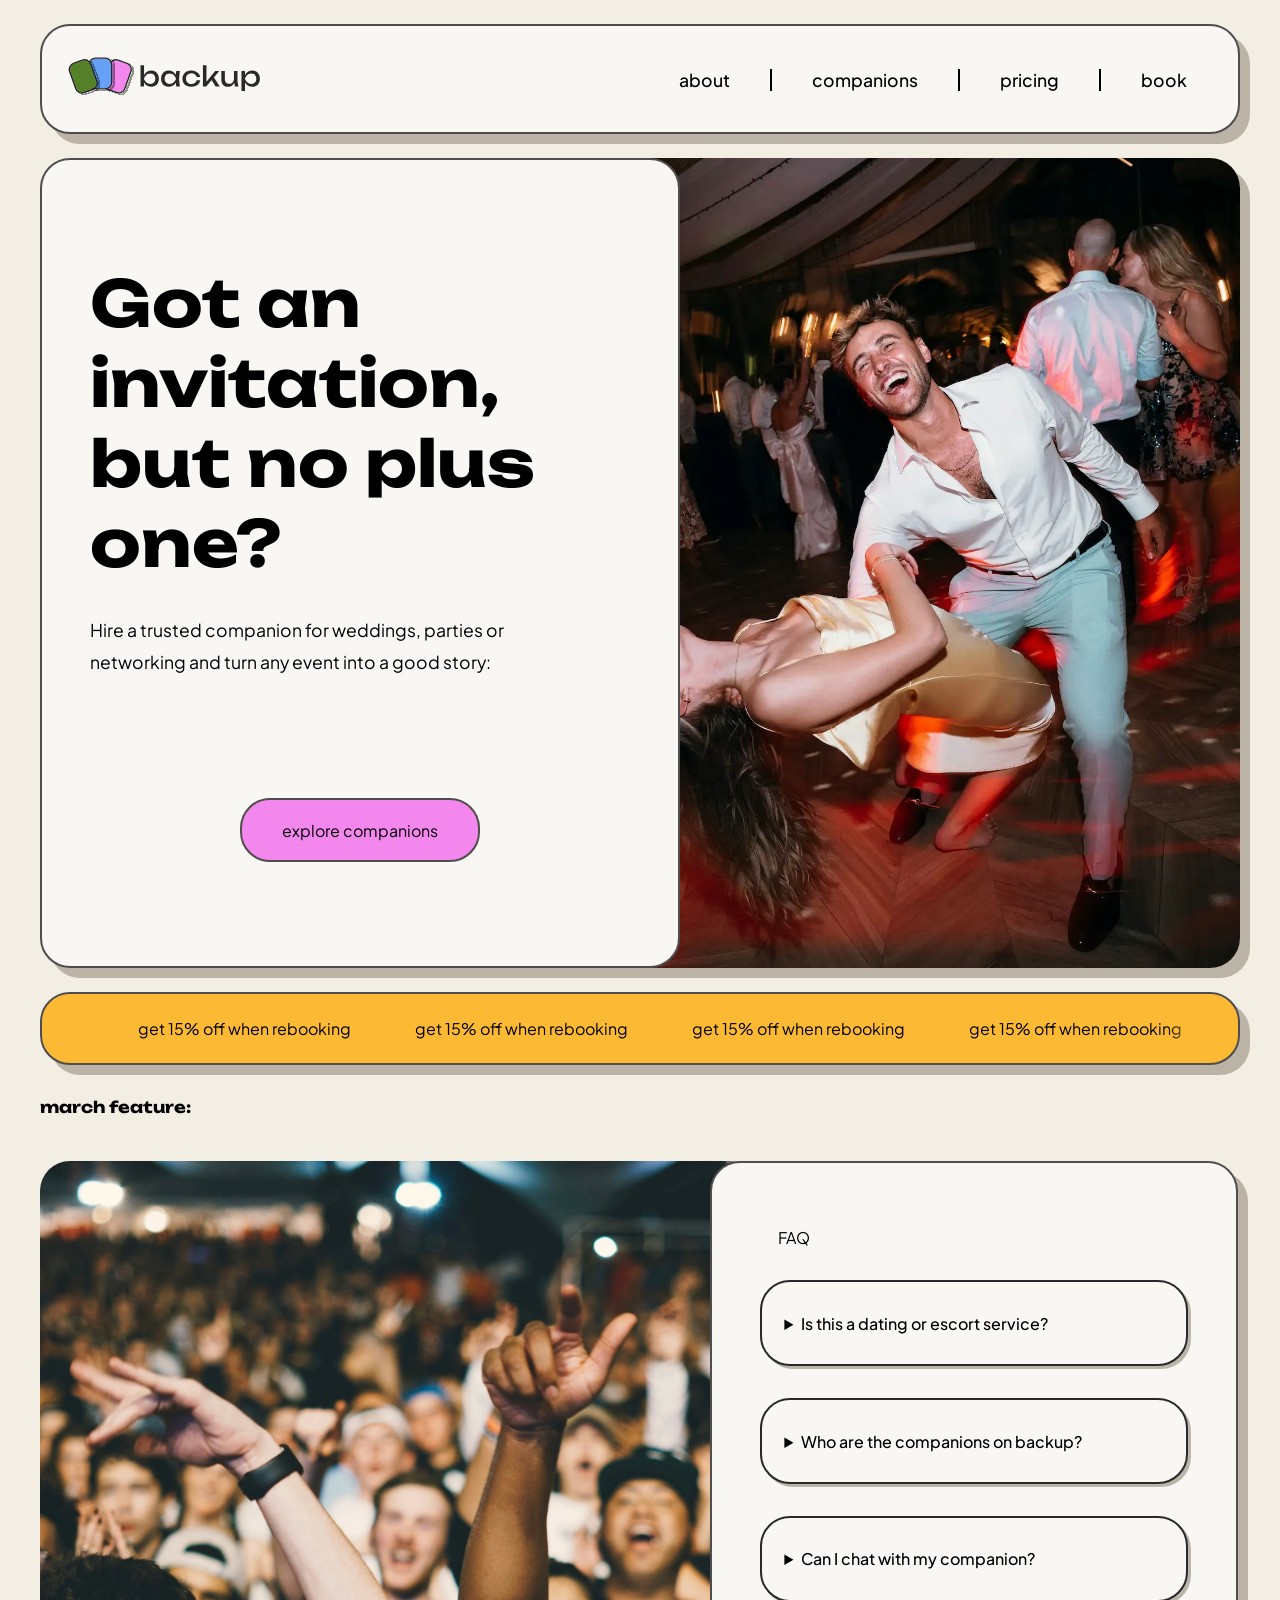
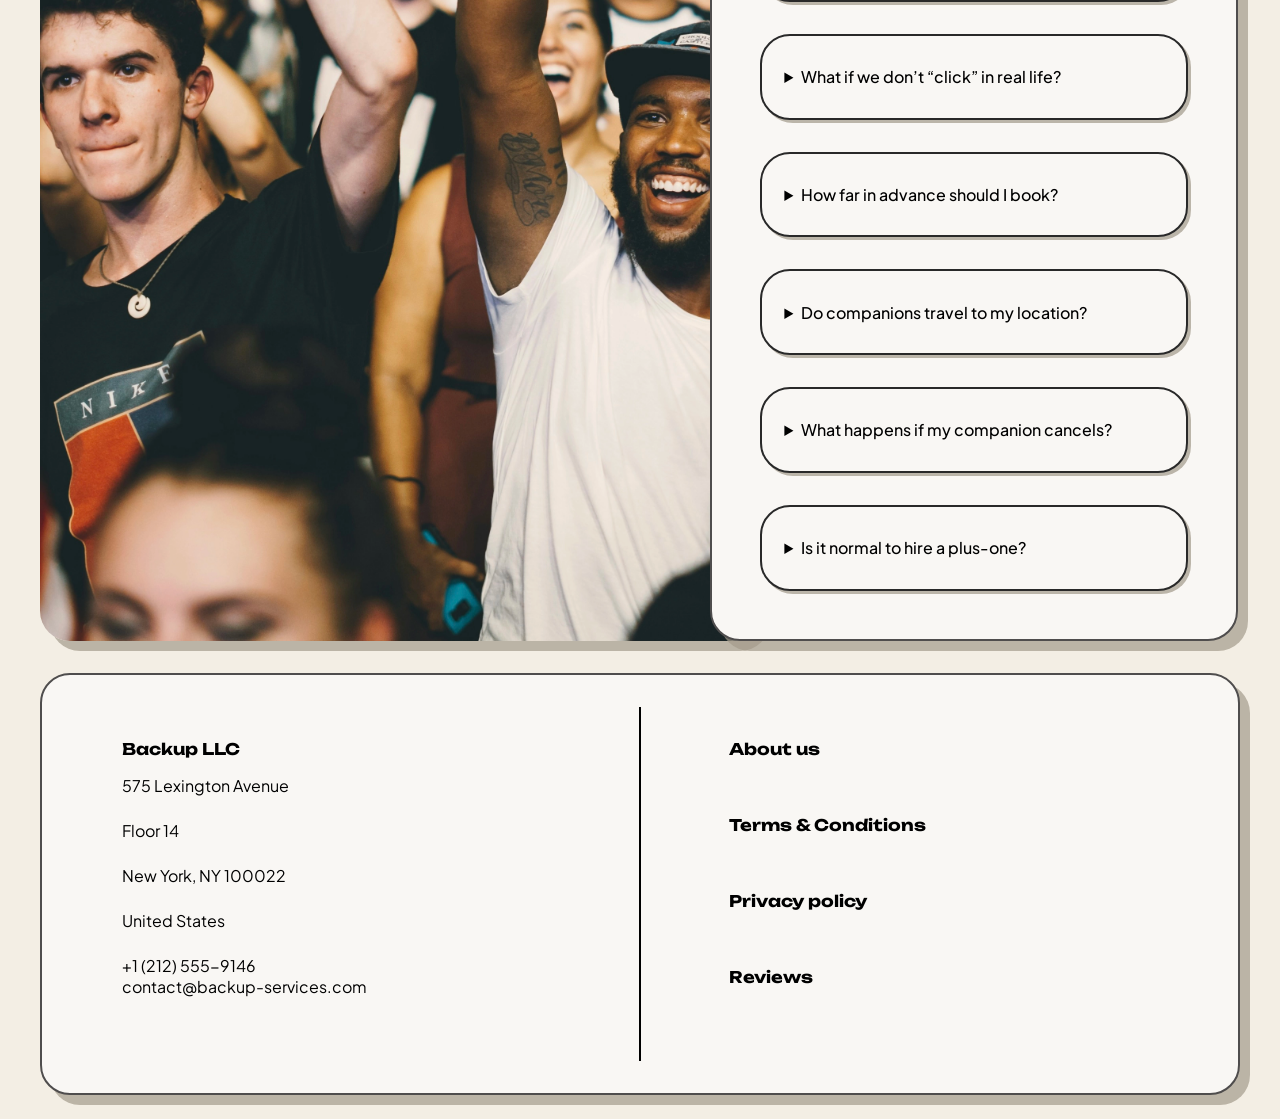
<file: index.html>
<!doctype html>
<html lang="en">
  <head>
    <meta charset="UTF-8" />
    <meta name="viewport" content="width=device-width, initial-scale=1.0" />
    <title>backup | landingpage</title>
    <link rel="stylesheet" href="css/custom.css" />
    <link rel="stylesheet" href="css/general.css" />
    <link rel="stylesheet" href="css/index.css" />
    <link rel="preconnect" href="https://fonts.googleapis.com" />
    <link rel="preconnect" href="https://fonts.gstatic.com" crossorigin />
    <link
      href="https://fonts.googleapis.com/css2?family=Plus+Jakarta+Sans:ital,wght@0,200..800;1,200..800&display=swap"
      rel="stylesheet"
    />
    <link rel="preconnect" href="https://fonts.googleapis.com" />
    <link rel="preconnect" href="https://fonts.gstatic.com" crossorigin />
    <link
      href="https://fonts.googleapis.com/css2?family=Unbounded:wght@200..900&display=swap"
      rel="stylesheet"
    />
    <script src="js/index.js" defer></script>
  </head>
  <body>
    <header class="header_flex">
      <div>
        <a href="index.html">
          <img
            class="logo"
            src="assets/backuplogo.svg"
            alt="logo"
            aria-describedby="go to landingpage"
        /></a>
      </div>
      <nav>
        <div class="nav_flex">
          <a href="about.html">about</a>
          <div class="verticalline"></div>
          <a href="companions.html">companions</a>
          <div class="verticalline"></div>
          <a href="pricing.html">pricing</a>
          <div class="verticalline"></div>
          <a href="book.html">book</a>
        </div>

        <div class="burgernav">
          <button class="burger">
            <span class="line"></span>
            <span class="line"></span>
            <span class="line"></span>
          </button>
          <ul class="menu">
            <li><a href="about.html">about</a></li>
            <li><a href="companions.html">companions</a></li>

            <li><a href="pricing.html">pricing</a></li>

            <li>
              <a href="book.html">book</a>
            </li>
          </ul>
        </div>
      </nav>
    </header>
    <main>
      <section class="hero">
        <img
          src="assets/img/heroimg.webp"
          alt="a man and a woman dancing at wedding"
        />

        <article class="hero_flex">
          <div class="hero_text">
            <h1>Got an invitation, but no plus one?</h1>
            <p class="hero-p">
              Hire a trusted companion for weddings, parties or networking and
              turn any event into a good story:
            </p>
          </div>
          <div class="cta_flex_1">
            <a class="cta_button_pink" href="companions.html"
              >explore companions</a
            >
          </div>
        </article>
      </section>

      <section class="rollingbanner">
        <div class="marquee_text">
          <div class="marquee-text-track">
            <p>get 15% off when rebooking</p>
            <p aria-hidden="true">get 15% off when rebooking</p>
            <p aria-hidden="true">get 15% off when rebooking</p>
            <p aria-hidden="true">get 15% off when rebooking</p>
            <p aria-hidden="true">get 15% off when rebooking</p>
            <p aria-hidden="true">get 15% off when rebooking</p>
            <p aria-hidden="true">get 15% off when rebooking</p>
            <p aria-hidden="true">get 15% off when rebooking</p>
            <p aria-hidden="true">get 15% off when rebooking</p>
            <p aria-hidden="true">get 15% off when rebooking</p>
          </div>
        </div>
      </section>

      <section>
        <h2 class="mf">march feature:</h2>
      </section>
      <div id="users"></div>
      <section id="faq_section1">
        <img class="faq_img" src="assets/img/faq.webp" alt="" />

        <div class="faq_section2">
          <h3 class="faq_headline">FAQ</h3>
          <details name="details">
            <summary>Is this a dating or escort service?</summary>
            <div class="content">
              <p>
                No — Backup is not a dating or escort service. We provide social
                companions for events, not romantic or intimate services. Think
                of it as bringing a confident, friendly plus-one who helps you
                feel comfortable and enjoy the moment.
              </p>
            </div>
          </details>

          <details name="details">
            <summary>Who are the companions on backup?</summary>
            <div class="content">
              <p>Our companions are carefully selected individuals who are:</p>
              <ul>
                <li>Friendly and socially skilled</li>
                <li>Reliable and professional</li>
                <li>Comfortable in a variety of social settings</li>
              </ul>
              <p>
                All companions go through a verification process to ensure a
                safe and high-quality experience.
              </p>
            </div>
          </details>

          <details name="details">
            <summary>Can I chat with my companion?</summary>
            <div class="content">
              <p>
                Yes! After booking, you’ll be able to communicate with your
                companion through the platform. This allows you to:
              </p>
              <ul>
                <li>Coordinate details</li>
                <li>Share expectations</li>
                <li>Get on the same page before the event</li>
              </ul>
            </div>
          </details>

          <details name="details">
            <summary>What if we don’t “click” in real life?</summary>
            <div class="content">
              <p>
                We do our best to help you find a great match, but we understand
                that chemistry can’t be guaranteed.
              </p>
              <p>
                Our companions are experienced in social situations and will
                always remain friendly, respectful, and professional — even if
                the vibe isn’t perfect.
              </p>
              <p>
                In most cases, they’ll help carry the conversation and make the
                situation comfortable regardless.
              </p>
            </div>
          </details>

          <details name="details">
            <summary>How far in advance should I book?</summary>
            <div class="content">
              <p>
                We recommend booking as early as possible to ensure
                availability. That said, we also understand that life happens —
                and sometimes you need a plus-one fast. Last-minute bookings may
                be available depending on location and demand.
              </p>
            </div>
          </details>
          <details name="details">
            <summary>Do companions travel to my location?</summary>
            <div class="content">
              <p>
                Yes, companions can travel to your event location. Travel is
                typically included within a certain area, which will be clearly
                stated during booking. For longer distances, additional costs
                may apply.
              </p>
            </div>
          </details>
          <details name="details">
            <summary>What happens if my companion cancels?</summary>
            <div class="content">
              <p>
                In the rare case that a companion needs to cancel, we’ve got
                your back.<br />We will:
              </p>
              <ul>
                <li>
                  Help you find a replacement companion as quickly as possible
                </li>
                <li>
                  Or offer a full refund if no suitable match is available
                </li>
              </ul>
              <p>
                Our goal is to make sure you’re never left without a plus-one.
              </p>
            </div>
          </details>
          <details name="details">
            <summary>Is it normal to hire a plus-one?</summary>
            <div class="content">
              <p>
                More normal than you might think<br />
                Whether it’s avoiding awkward questions at a wedding, having
                someone to talk to at a work event, or just feeling more
                confident — many people use services like Backup. At the end of
                the day, it’s about making social situations easier and more
                enjoyable.
              </p>
            </div>
          </details>
        </div>
      </section>
    </main>
    <footer>
      <div class="footer_flex">
        <div class="address">
          <h4>Backup LLC</h4>
          <ul class="footer_ul">
            <li>575 Lexington Avenue</li>
            <li>Floor 14</li>
            <li>New York, NY 100022</li>
            <li>United States</li>
            <li>
              +1 (212) 555-9146 <br />
              contact@backup-services.com
            </li>
          </ul>
        </div>
        <span class="footer_line"></span>
        <div class="footer_spacing">
          <div class="footer_vertical"></div>
        </div>
        <div class="flex_footer_links">
          <ul class="ulbold">
            <li><a href="">About us</a></li>
            <li><a href="">Terms & Conditions</a></li>
            <li><a href="">Privacy policy</a></li>
            <li><a href="">Reviews</a></li>
          </ul>
        </div>
      </div>
    </footer>
  </body>
</html>
</file>
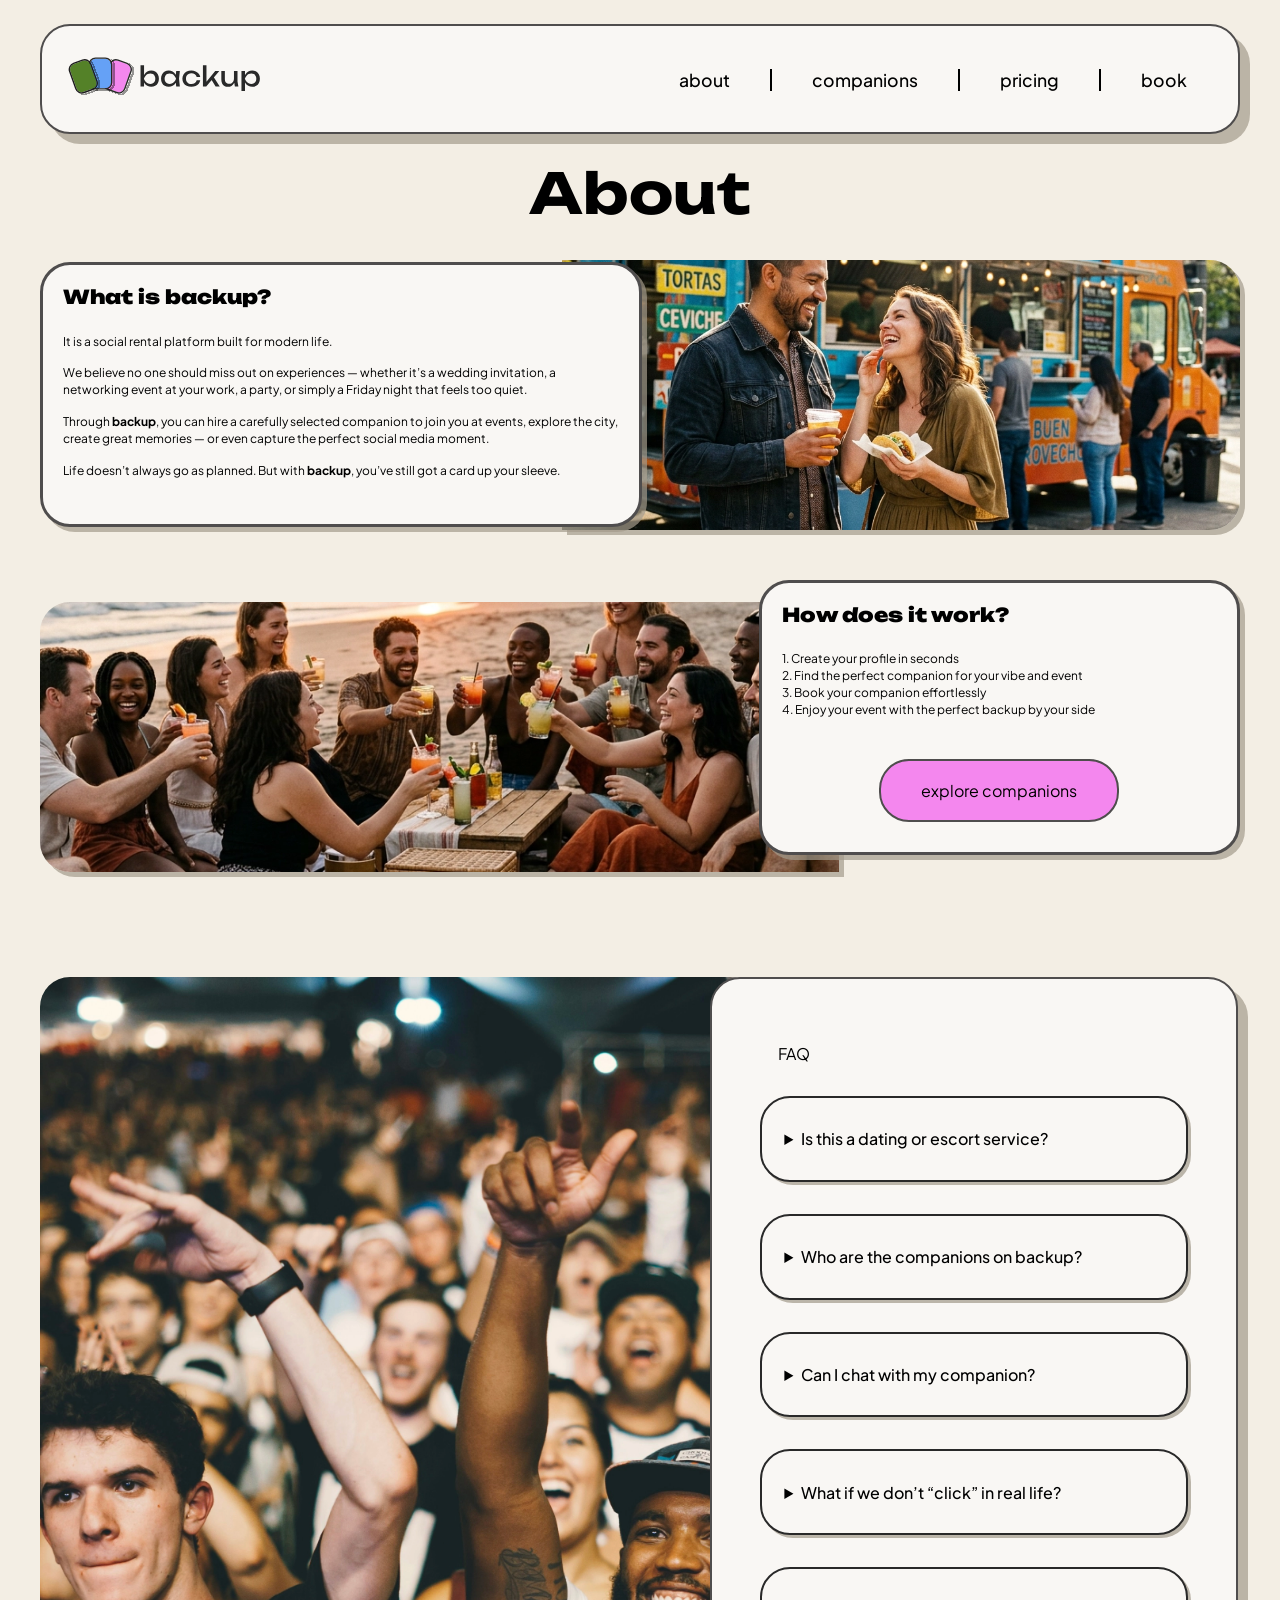
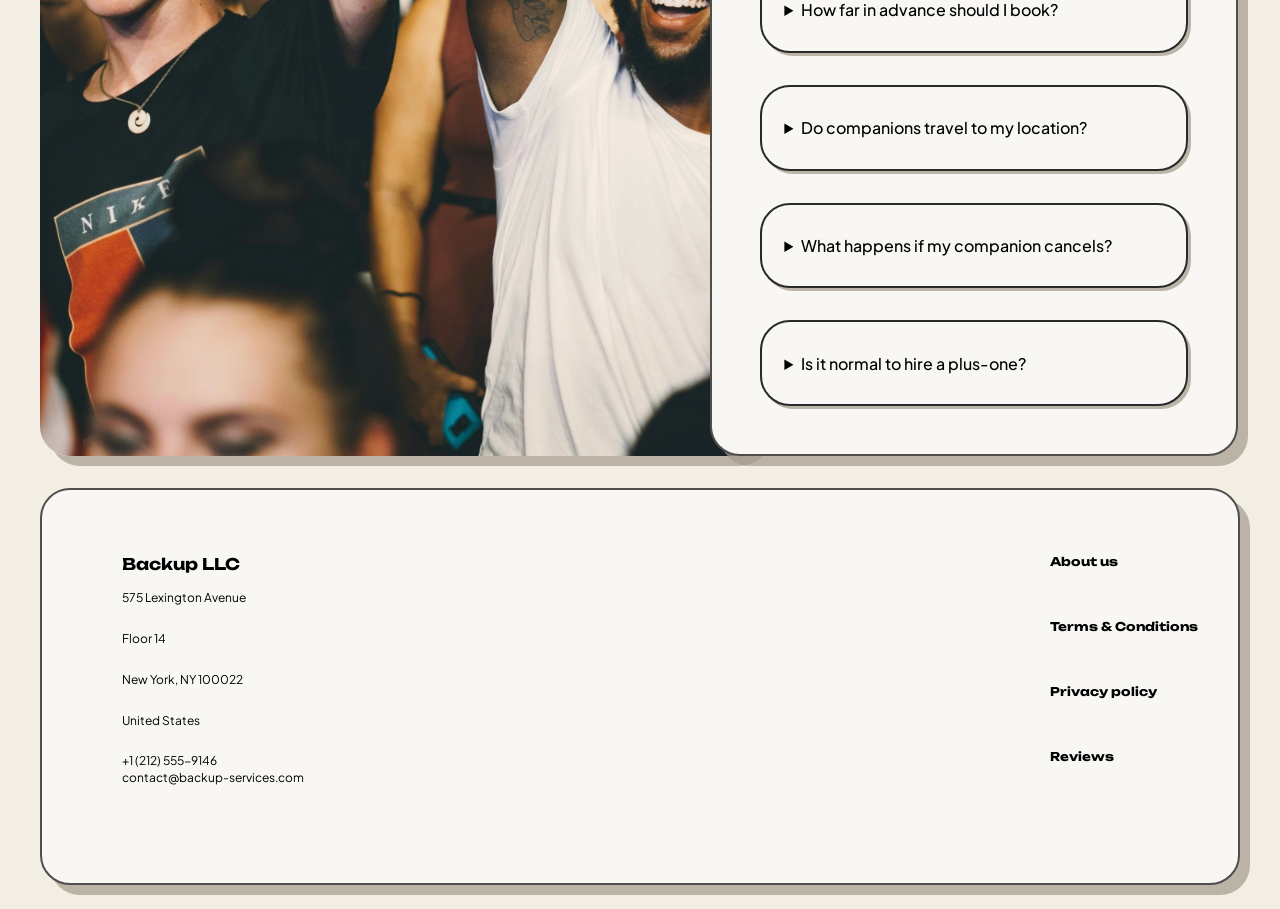
<file: about.html>
<!doctype html>
<html lang="en">
  <head>
    <meta charset="UTF-8" />
    <meta name="viewport" content="width=device-width, initial-scale=1.0" />

    <link
      href="https://fonts.googleapis.com/css2?family=Unbounded:wght@200..900&display=swap"
      rel="stylesheet"
    />
    <link rel="preconnect" href="https://fonts.googleapis.com" />
    <link rel="preconnect" href="https://fonts.gstatic.com" crossorigin />
    <link
      href="https://fonts.googleapis.com/css2?family=Plus+Jakarta+Sans:ital,wght@0,200..800;1,200..800&family=Unbounded:wght@200..900&display=swap"
      rel="stylesheet"
    />

    <title>backup | about</title>
    <link rel="icon" type="image/x-icon" href="assets/backup_faveicon.svg" />
    <link rel="stylesheet" href="css/custom.css" />
    <link rel="stylesheet" href="css/general.css" />
    <link rel="stylesheet" href="css/index.css" />
    <link rel="stylesheet" href="css/about.css" />
    <script src="js/about.js" defer></script>
  </head>
  <body>
    <!-- nav -->
    <header class="header_flex">
      <div>
        <a href="index.html">
          <img
            class="logo"
            src="assets/backuplogo.svg"
            alt="logo"
            aria-describedby="go to landingpage"
        /></a>
      </div>
      <nav>
        <div class="nav_flex">
          <a href="about.html">about</a>
          <div class="verticalline"></div>
          <a href="companions.html">companions</a>
          <div class="verticalline"></div>
          <a href="pricing.html">pricing</a>
          <div class="verticalline"></div>
          <a href="book.html">book</a>
        </div>

        <div class="burgernav">
          <button class="burger">
            <span class="line"></span>
            <span class="line"></span>
            <span class="line"></span>
          </button>
          <ul class="menu">
            <li><a href="about.html">about</a></li>
            <li><a href="companions.html">companions</a></li>

            <li><a href="pricing.html">pricing</a></li>

            <li>
              <a href="book.html">book</a>
            </li>
          </ul>
        </div>
      </nav>
      <!-- nav slut -->
    </header>
    <main>
      <h1>About</h1>
      <section class="whatIsBackup">
        <img
          class="two_people"
          src="assets/img/about_two_people.webp"
          alt="two people smiling and talking to each other"
        />

        <div class="about-card">
          <h2>What is backup?</h2>
          <p class="p_top">
            It is a social rental platform built for modern life.
          </p>

          <p>
            We believe no one should miss out on experiences — whether it’s a
            wedding invitation, a networking event at your work, a party, or
            simply a Friday night that feels too quiet.
          </p>

          <p>
            Through <strong>backup</strong>, you can hire a carefully selected
            companion to join you at events, explore the city, create great
            memories — or even capture the perfect social media moment.
          </p>

          <p>
            Life doesn’t always go as planned. But with
            <strong>backup</strong>, you’ve still got a card up your sleeve.
          </p>
        </div>
      </section>

      <section class="howItWorks_section">
        <img
          class="group-image"
          src="assets/img/about_group.webp"
          alt="group of people smiling"
        />

        <div class="howItWorks_card">
          <h2>How does it work?</h2>

          <ol>
            <li class="listeTop">1. Create your profile in seconds</li>
            <li>2. Find the perfect companion for your vibe and event</li>
            <li>3. Book your companion effortlessly</li>
            <li>4. Enjoy your event with the perfect backup by your side</li>
          </ol>

          <div class="cta_flex_1">
            <a class="cta_button_pink" href="companions.html">
              explore companions
            </a>
          </div>
        </div>
      </section>

      <!-- FAQ -->

      <section id="faq_section1">
        <img class="faq_img" src="assets/img/faq.webp" alt="" />

        <div class="faq_section2">
          <h3>FAQ</h3>
          <details name="details">
            <summary>Is this a dating or escort service?</summary>
            <div class="content">
              <p>
                No — Backup is not a dating or escort service. We provide social
                companions for events, not romantic or intimate services. Think
                of it as bringing a confident, friendly plus-one who helps you
                feel comfortable and enjoy the moment.
              </p>
            </div>
          </details>

          <details name="details">
            <summary>Who are the companions on backup?</summary>
            <div class="content">
              <p>Our companions are carefully selected individuals who are:</p>
              <ul>
                <li>Friendly and socially skilled</li>
                <li>Reliable and professional</li>
                <li>Comfortable in a variety of social settings</li>
              </ul>
              <p>
                All companions go through a verification process to ensure a
                safe and high-quality experience.
              </p>
            </div>
          </details>

          <details name="details">
            <summary>Can I chat with my companion?</summary>
            <div class="content">
              <p>
                Yes! After booking, you’ll be able to communicate with your
                companion through the platform. This allows you to:
              </p>
              <ul>
                <li>Coordinate details</li>
                <li>Share expectations</li>
                <li>Get on the same page before the event</li>
              </ul>
            </div>
          </details>

          <details name="details">
            <summary>What if we don’t “click” in real life?</summary>
            <div class="content">
              <p>
                We do our best to help you find a great match, but we understand
                that chemistry can’t be guaranteed.
              </p>
              <p>
                Our companions are experienced in social situations and will
                always remain friendly, respectful, and professional — even if
                the vibe isn’t perfect.
              </p>
              <p>
                In most cases, they’ll help carry the conversation and make the
                situation comfortable regardless.
              </p>
            </div>
          </details>

          <details name="details">
            <summary>How far in advance should I book?</summary>
            <div class="content">
              <p>
                We recommend booking as early as possible to ensure
                availability. That said, we also understand that life happens —
                and sometimes you need a plus-one fast. Last-minute bookings may
                be available depending on location and demand.
              </p>
            </div>
          </details>
          <details name="details">
            <summary>Do companions travel to my location?</summary>
            <div class="content">
              <p>
                Yes, companions can travel to your event location. Travel is
                typically included within a certain area, which will be clearly
                stated during booking. For longer distances, additional costs
                may apply.
              </p>
            </div>
          </details>
          <details name="details">
            <summary>What happens if my companion cancels?</summary>
            <div class="content">
              <p>
                In the rare case that a companion needs to cancel, we’ve got
                your back.<br />We will:
              </p>
              <ul>
                <li>
                  Help you find a replacement companion as quickly as possible
                </li>
                <li>
                  Or offer a full refund if no suitable match is available
                </li>
              </ul>
              <p>
                Our goal is to make sure you’re never left without a plus-one.
              </p>
            </div>
          </details>
          <details name="details">
            <summary>Is it normal to hire a plus-one?</summary>
            <div class="content">
              <p>
                More normal than you might think<br />
                Whether it’s avoiding awkward questions at a wedding, having
                someone to talk to at a work event, or just feeling more
                confident — many people use services like Backup. At the end of
                the day, it’s about making social situations easier and more
                enjoyable.
              </p>
            </div>
          </details>
        </div>
      </section>

      <!-- FAQ slut -->
    </main>
    <footer>
      <div class="footer_flex">
        <div class="address">
          <h4>Backup LLC</h4>
          <ul class="footer_ul">
            <li>575 Lexington Avenue</li>
            <li>Floor 14</li>
            <li>New York, NY 100022</li>
            <li>United States</li>
            <li>
              +1 (212) 555-9146 <br />
              contact@backup-services.com
            </li>
          </ul>
        </div>
        <span class="footer_line"></span>
        <div class="footer_vertical"></div>
        <ul class="ulbold">
          <li><a href="">About us</a></li>
          <li><a href="">Terms & Conditions</a></li>
          <li><a href="">Privacy policy</a></li>
          <li><a href="">Reviews</a></li>
        </ul>
      </div>
    </footer>
  </body>
</html>
</file>
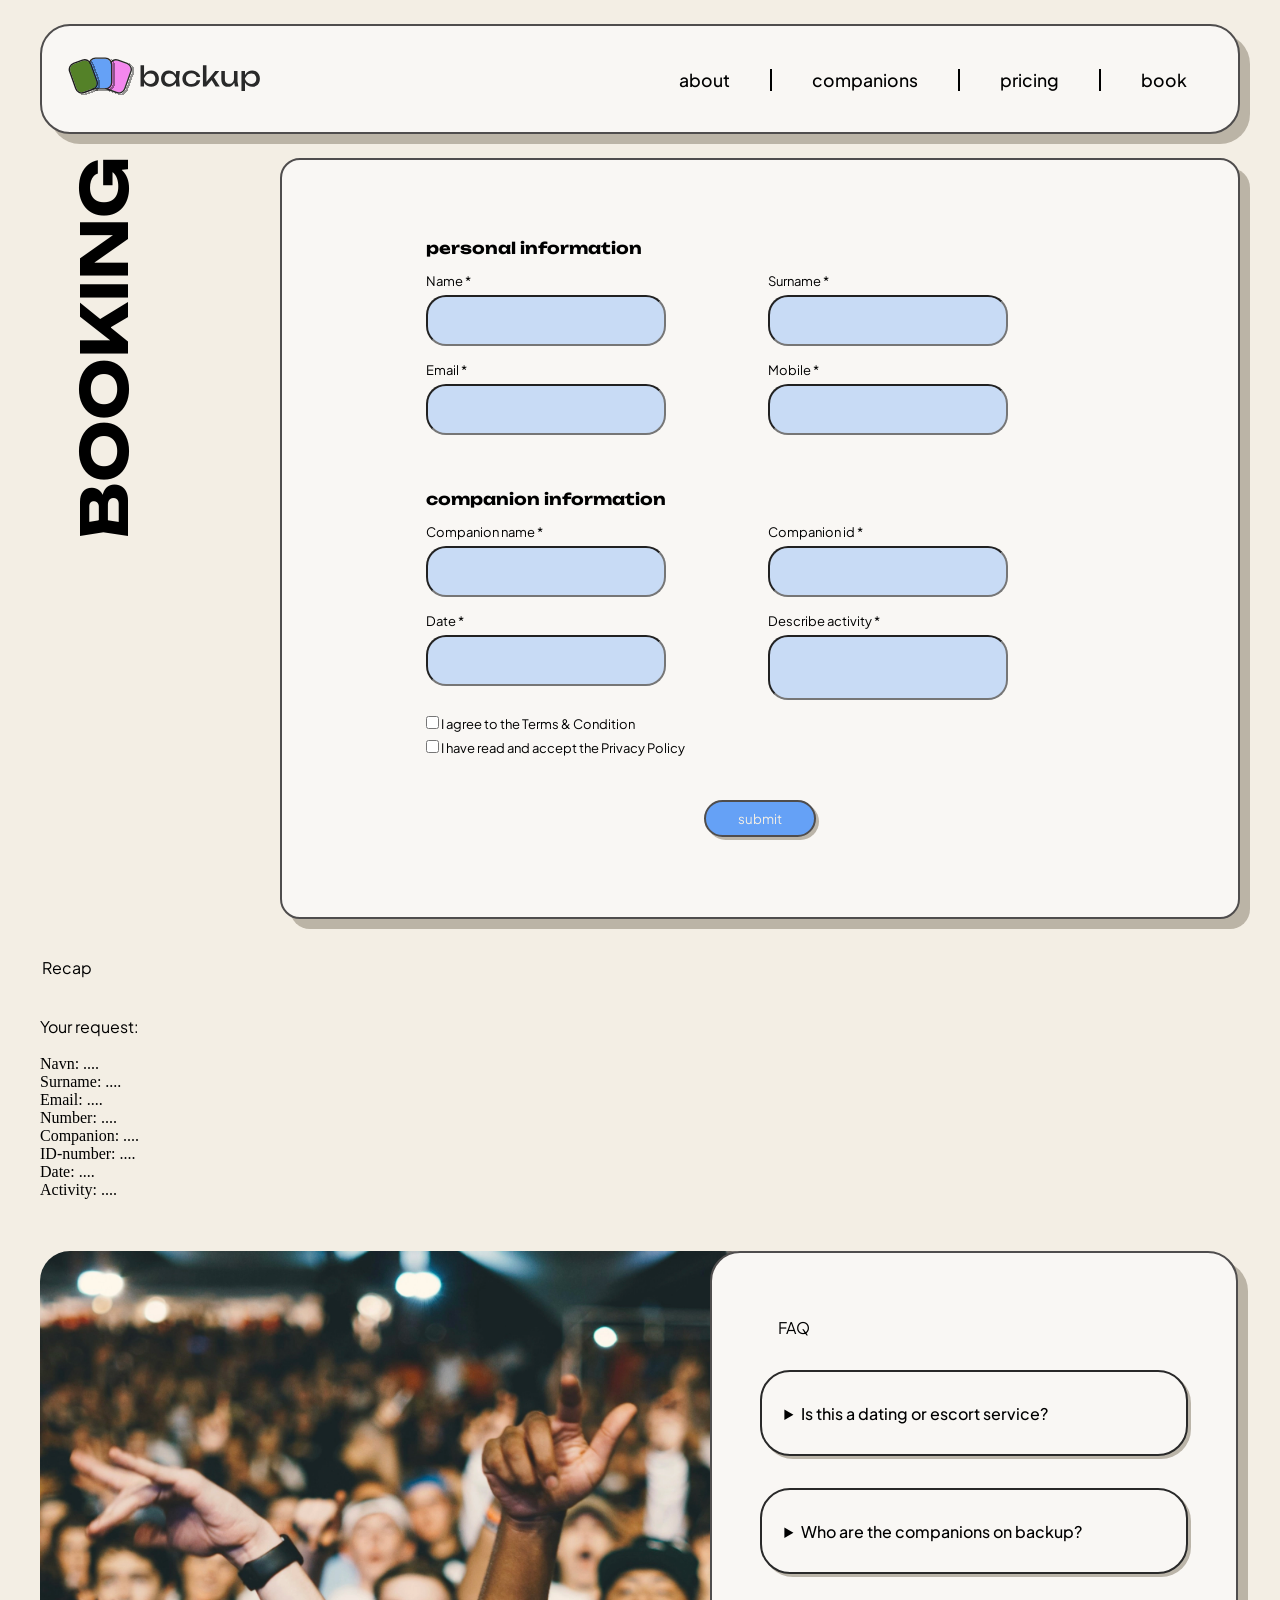
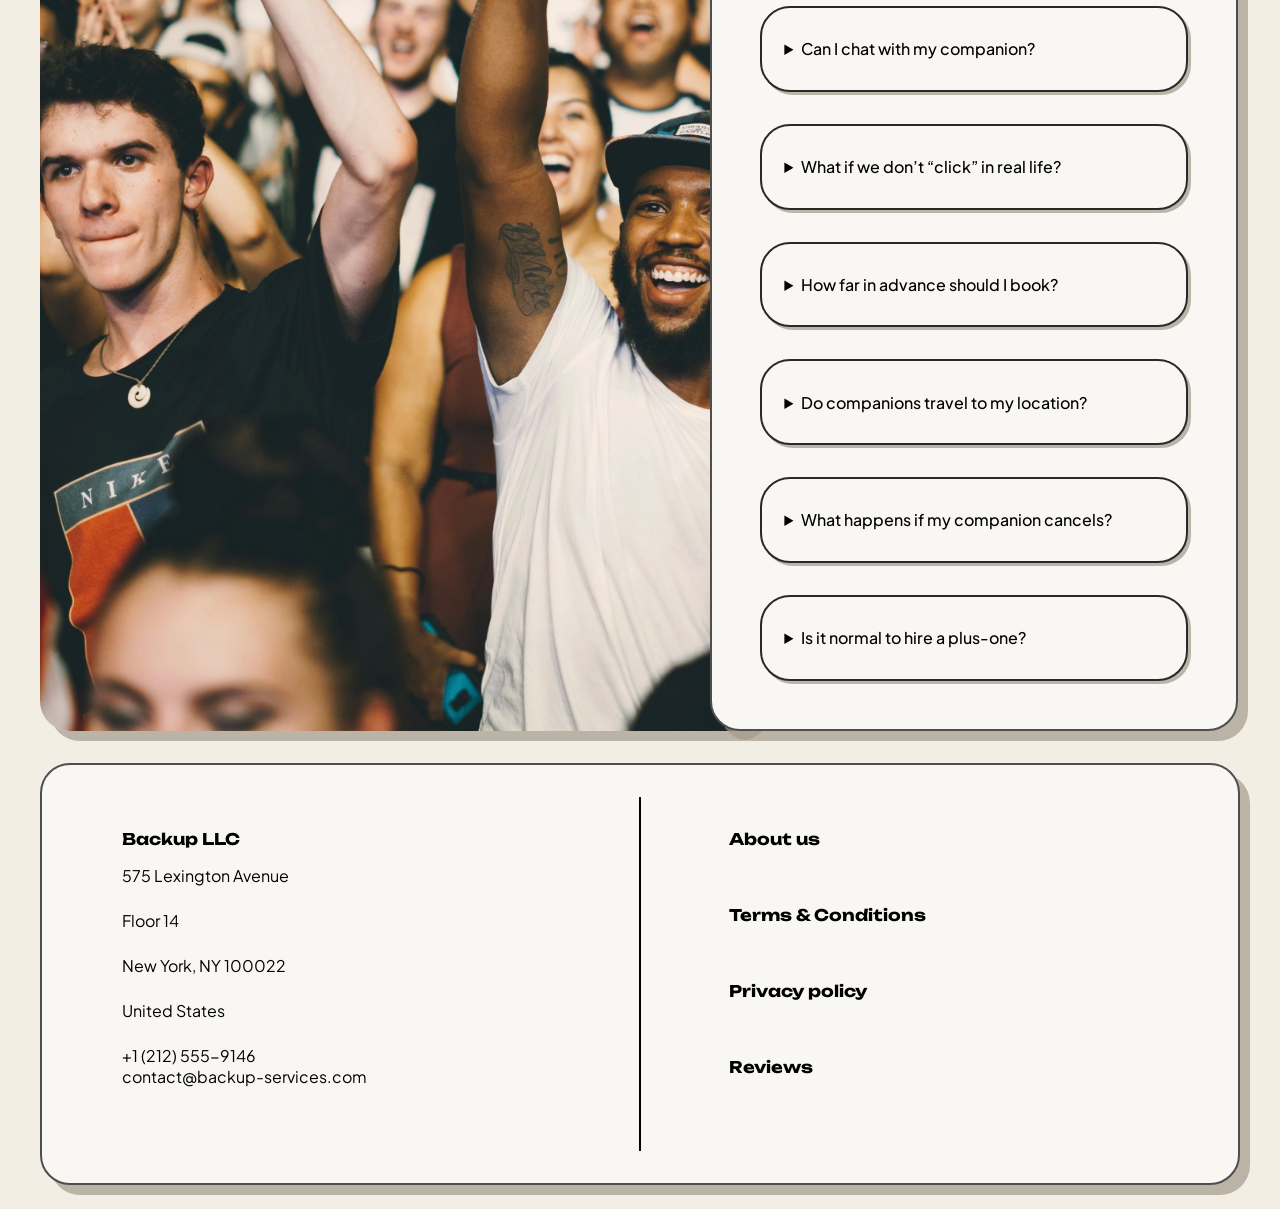
<file: book.html>
<!doctype html>
<html lang="en">
  <head>
    <meta charset="UTF-8" />
    <meta name="viewport" content="width=device-width, initial-scale=1.0" />
    <title>backup | booking</title>
    <link rel="icon" type="image/x-icon" href="assets/backup_faveicon.svg" />
    <meta name="robots" content="noindex" />

    <link rel="stylesheet" href="css/custom.css" />
    <link rel="stylesheet" href="css/general.css" />
    <link rel="stylesheet" href="css/index.css" />
    <link rel="stylesheet" href="css/book.css" />

    <link rel="preconnect" href="https://fonts.googleapis.com" />
    <link rel="preconnect" href="https://fonts.gstatic.com" crossorigin />
    <link
      href="https://fonts.googleapis.com/css2?family=Plus+Jakarta+Sans:ital,wght@0,200..800;1,200..800&display=swap"
      rel="stylesheet"
    />
    <link rel="preconnect" href="https://fonts.googleapis.com" />
    <link rel="preconnect" href="https://fonts.gstatic.com" crossorigin />
    <link
      href="https://fonts.googleapis.com/css2?family=Unbounded:wght@200..900&display=swap"
      rel="stylesheet"
    />
    <script src="js/index.js" defer></script>
    <script src="js/booking.js" defer></script>
  </head>
  <body>
    <header class="header_flex">
      <div>
        <a href="index.html">
          <img
            class="logo"
            src="assets/backuplogo.svg"
            alt="logo"
            aria-describedby="go to landingpage"
        /></a>
      </div>
      <nav>
        <div class="nav_flex">
          <a href="about.html">about</a>
          <div class="verticalline"></div>
          <a href="companions.html">companions</a>
          <div class="verticalline"></div>
          <a href="pricing.html">pricing</a>
          <div class="verticalline"></div>
          <a href="book.html">book</a>
        </div>

        <div class="burgernav">
          <button class="burger">
            <span class="line"></span>
            <span class="line"></span>
            <span class="line"></span>
          </button>
          <ul class="menu">
            <li><a href="about.html">about</a></li>
            <li><a href="companions.html">companions</a></li>

            <li><a href="pricing.html">pricing</a></li>

            <li>
              <a href="book.html">book</a>
            </li>
          </ul>
        </div>
      </nav>
    </header>
    <main>
      <div class="main_flex">
        <h1>BOOKING</h1>

        <section class="form-section">
          <article class="form-subheader">
            <h4>personal information</h4>
          </article>

          <form id="webform">
            <div class="flex_form_mb">
              <div class="form-group-kontakt">
                <label for="first_name">Name</label>
                <input
                  type="text"
                  id="firstname_id"
                  name="first_name"
                  required
                />
                <p class="error-message">Please enter a value</p>
              </div>

              <div class="form-group-kontakt">
                <label for="surname_id">Surname</label>
                <input type="text" id="surname_id" name="surname_id" required />
                <p class="error-message">Please enter a value</p>
              </div>

              <div class="form-group-kontakt">
                <label for="email_id">Email</label>
                <input type="email" id="email_id" name="email_id" required />
                <p class="error-message">Please enter a value</p>
              </div>

              <div class="form-group-kontakt">
                <label for="number_id">Mobile</label>
                <input type="number" id="number_id" name="number_id" required />
                <p class="error-message">Please enter a value</p>
              </div>
            </div>
            <div>
              <article class="form-subheader">
                <h4 class="comp-info">companion information</h4>
              </article>
              <div class="flex_form_mb">
                <div class="form-group-kontakt">
                  <label for="companion_name">Companion name</label>
                  <input
                    type="text"
                    id="companion_id"
                    name="companion_id"
                    required
                  />
                  <p class="error-message">Please enter name</p>
                </div>

                <div class="form-group-kontakt">
                  <label for="companion_number_id">Companion id</label>
                  <input
                    type="number"
                    id="companion_number_id"
                    name="companion_number_id"
                    required
                  />
                  <p class="error-message">Please enter id</p>
                </div>

                <div class="form-group-kontakt">
                  <label for="date_id">Date</label>
                  <input type="number" id="date_id" name="date_id" required />
                  <p class="error-message">Please enter a date</p>
                </div>

                <div class="form-group-kontakt">
                  <label for="activity_id">Describe activity</label>
                  <input
                    type="text"
                    id="activity_id"
                    name="activity_id"
                    required
                  />
                  <p class="error-message">
                    Please describe your activity for the companion
                  </p>
                </div>
              </div>
            </div>
            <div class="flex_checkboxes_mb">
              <label for="terms">
                <input
                  type="checkbox"
                  id="terms"
                  name="accept_terms"
                  value="yes"
                />
                I agree to the Terms & Condition
              </label>
              <label for="privacy">
                <input
                  type="checkbox"
                  id="privacy"
                  name="accept_privacy"
                  value="yes"
                />
                I have read and accept the Privacy Policy
              </label>
            </div>

            <button class="btn_book" type="submit">submit</button>
          </form>
        </section>
      </div>

      <!--  SPYT UD FORM  -->
      <br />
      <section id="form-summary">
        <h3>Recap</h3>
        <br />
        <article>
          <p class="placeholder">Your request:</p>
          <br />

          <div>Navn: <span id="first_name_output">....</span></div>
          <div>Surname: <span id="surname_id_output">....</span></div>
          <div>Email: <span id="email_id_output">....</span></div>
          <div>Number: <span id="number_id_output">....</span></div>
          <div>Companion: <span id="companion_id_output">....</span></div>
          <div>ID-number: <span id="companion_num_id_output">....</span></div>
          <div>Date: <span id="date_id_output">....</span></div>
          <div>Activity: <span id="activity_id_output">....</span></div>
        </article>
      </section>

      <section id="faq_section1">
        <img class="faq_img" src="assets/img/faq.webp" alt="" />

        <div class="faq_section2">
          <h3>FAQ</h3>
          <details name="details">
            <summary>Is this a dating or escort service?</summary>
            <div class="content">
              <p>
                No — Backup is not a dating or escort service. We provide social
                companions for events, not romantic or intimate services. Think
                of it as bringing a confident, friendly plus-one who helps you
                feel comfortable and enjoy the moment.
              </p>
            </div>
          </details>

          <details name="details">
            <summary>Who are the companions on backup?</summary>
            <div class="content">
              <p>Our companions are carefully selected individuals who are:</p>
              <ul>
                <li>Friendly and socially skilled</li>
                <li>Reliable and professional</li>
                <li>Comfortable in a variety of social settings</li>
              </ul>
              <p>
                All companions go through a verification process to ensure a
                safe and high-quality experience.
              </p>
            </div>
          </details>

          <details name="details">
            <summary>Can I chat with my companion?</summary>
            <div class="content">
              <p>
                Yes! After booking, you’ll be able to communicate with your
                companion through the platform. This allows you to:
              </p>
              <ul>
                <li>Coordinate details</li>
                <li>Share expectations</li>
                <li>Get on the same page before the event</li>
              </ul>
            </div>
          </details>

          <details name="details">
            <summary>What if we don’t “click” in real life?</summary>
            <div class="content">
              <p>
                We do our best to help you find a great match, but we understand
                that chemistry can’t be guaranteed.
              </p>
              <p>
                Our companions are experienced in social situations and will
                always remain friendly, respectful, and professional — even if
                the vibe isn’t perfect.
              </p>
              <p>
                In most cases, they’ll help carry the conversation and make the
                situation comfortable regardless.
              </p>
            </div>
          </details>

          <details name="details">
            <summary>How far in advance should I book?</summary>
            <div class="content">
              <p>
                We recommend booking as early as possible to ensure
                availability. That said, we also understand that life happens —
                and sometimes you need a plus-one fast. Last-minute bookings may
                be available depending on location and demand.
              </p>
            </div>
          </details>
          <details name="details">
            <summary>Do companions travel to my location?</summary>
            <div class="content">
              <p>
                Yes, companions can travel to your event location. Travel is
                typically included within a certain area, which will be clearly
                stated during booking. For longer distances, additional costs
                may apply.
              </p>
            </div>
          </details>
          <details name="details">
            <summary>What happens if my companion cancels?</summary>
            <div class="content">
              <p>
                In the rare case that a companion needs to cancel, we’ve got
                your back.<br />We will:
              </p>
              <ul>
                <li>
                  Help you find a replacement companion as quickly as possible
                </li>
                <li>
                  Or offer a full refund if no suitable match is available
                </li>
              </ul>
              <p>
                Our goal is to make sure you’re never left without a plus-one.
              </p>
            </div>
          </details>
          <details name="details">
            <summary>Is it normal to hire a plus-one?</summary>
            <div class="content">
              <p>
                More normal than you might think<br />
                Whether it’s avoiding awkward questions at a wedding, having
                someone to talk to at a work event, or just feeling more
                confident — many people use services like Backup. At the end of
                the day, it’s about making social situations easier and more
                enjoyable.
              </p>
            </div>
          </details>
        </div>
      </section>
    </main>

    <footer>
      <div class="footer_flex">
        <div class="address">
          <h4>Backup LLC</h4>
          <ul class="footer_ul">
            <li>575 Lexington Avenue</li>
            <li>Floor 14</li>
            <li>New York, NY 100022</li>
            <li>United States</li>
            <li>
              +1 (212) 555-9146 <br />
              contact@backup-services.com
            </li>
          </ul>
        </div>
        <span class="footer_line"></span>
        <div class="footer_spacing">
          <div class="footer_vertical"></div>
        </div>
        <div class="flex_footer_links">
          <ul class="ulbold">
            <li><a href="">About us</a></li>
            <li><a href="">Terms & Conditions</a></li>
            <li><a href="">Privacy policy</a></li>
            <li><a href="">Reviews</a></li>
          </ul>
        </div>
      </div>
    </footer>
  </body>
</html>
</file>
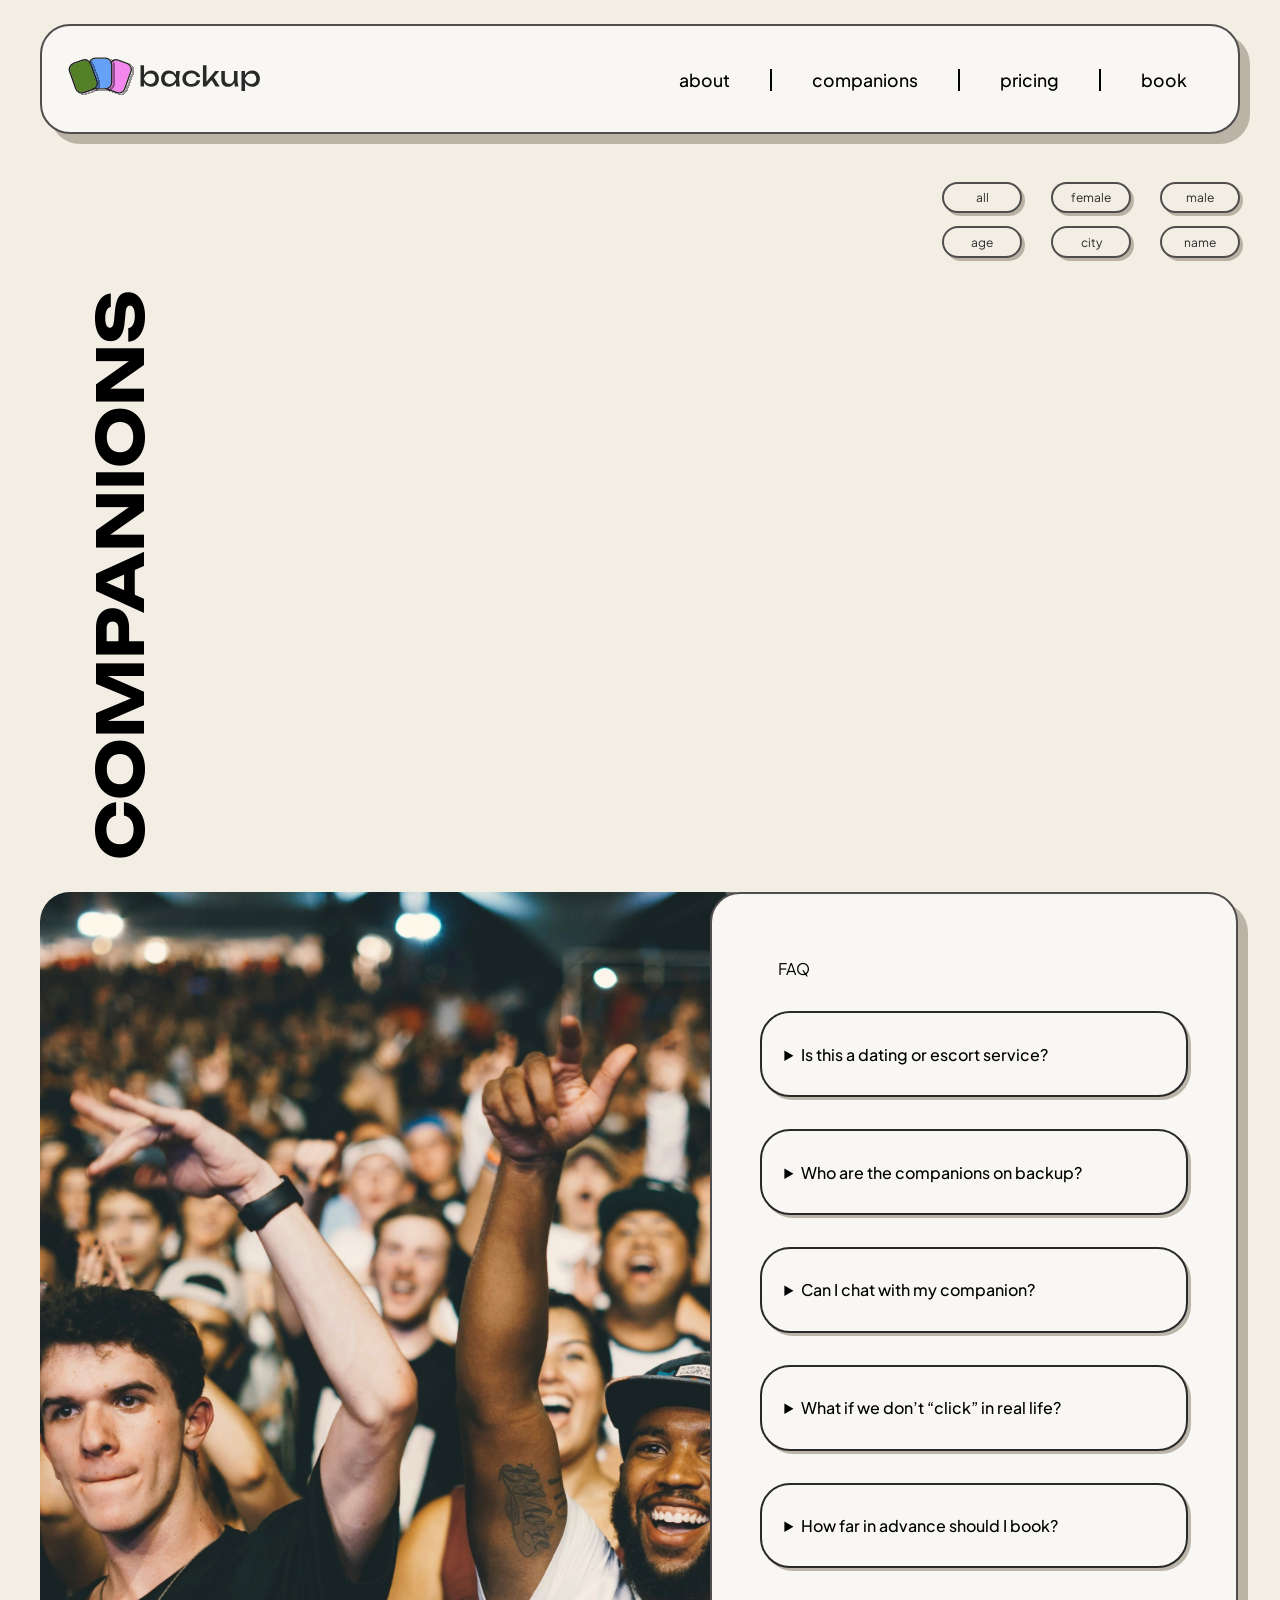
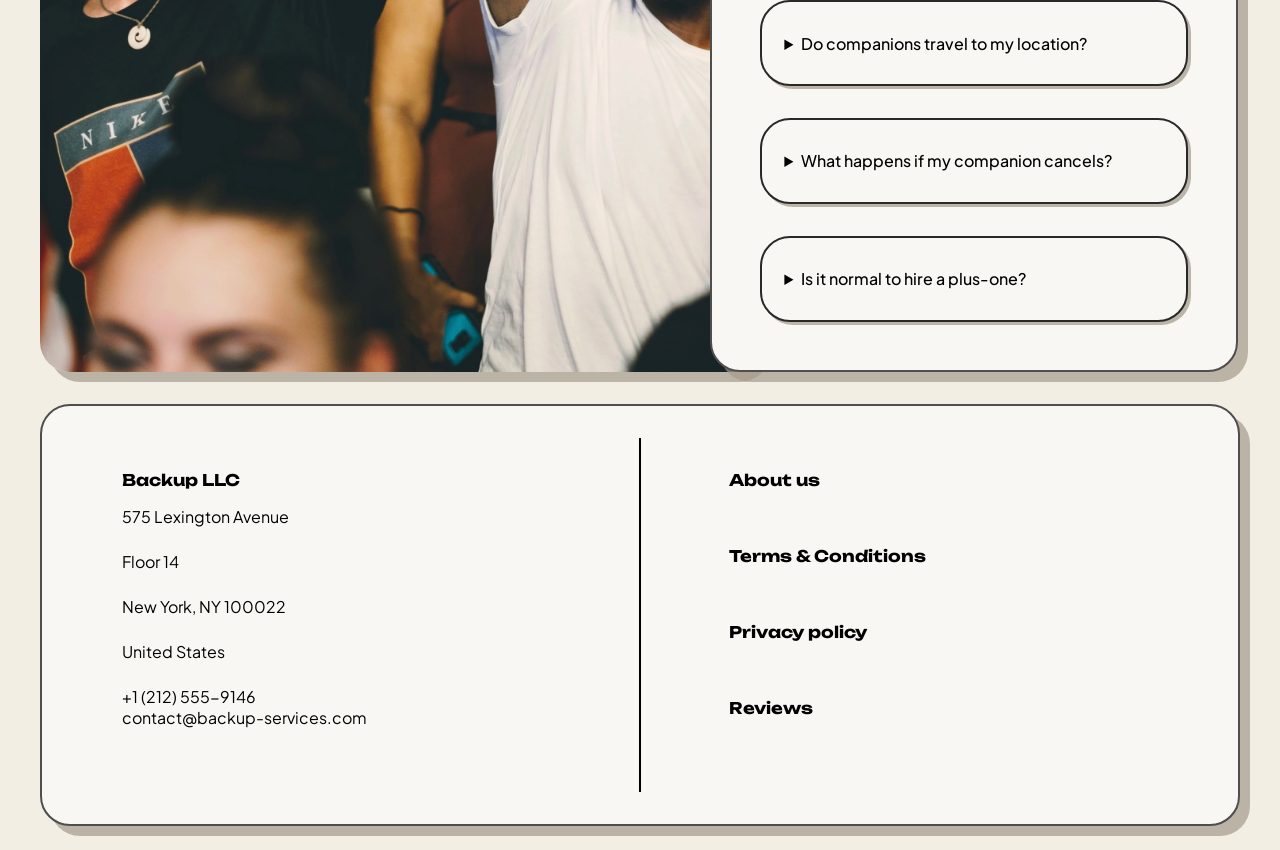
<file: companions.html>
<!doctype html>
<html lang="en">
  <head>
    <meta charset="UTF-8" />
    <meta name="viewport" content="width=device-width, initial-scale=1.0" />
    <title>backup | companions</title>
    <link rel="icon" type="image/x-icon" href="assets/backup_faveicon.svg" />
    <link rel="stylesheet" href="css/custom.css" />
    <link rel="stylesheet" href="css/general.css" />
    <link rel="stylesheet" href="css/companions.css" />
    <link rel="preconnect" href="https://fonts.googleapis.com" />
    <link rel="preconnect" href="https://fonts.gstatic.com" crossorigin />
    <link
      href="https://fonts.googleapis.com/css2?family=Plus+Jakarta+Sans:ital,wght@0,200..800;1,200..800&display=swap"
      rel="stylesheet"
    />
    <link rel="preconnect" href="https://fonts.googleapis.com" />
    <link rel="preconnect" href="https://fonts.gstatic.com" crossorigin />
    <link
      href="https://fonts.googleapis.com/css2?family=Unbounded:wght@200..900&display=swap"
      rel="stylesheet"
    />
    <script src="js/index.js" defer></script>
    <script src="js/companions.js" defer></script>
  </head>
  <body>
    <header class="header_flex">
      <div>
        <a href="index.html">
          <img
            class="logo"
            src="assets/backuplogo.svg"
            alt="logo"
            aria-describedby="go to landingpage"
        /></a>
      </div>

      <nav>
        <div class="nav_flex">
          <a href="about.html">about</a>
          <div class="verticalline"></div>
          <a href="companions.html">companions</a>
          <div class="verticalline"></div>
          <a href="pricing.html">pricing</a>
          <div class="verticalline"></div>
          <a href="book.html">book</a>
        </div>

        <div class="burgernav">
          <button class="burger">
            <span class="line"></span>
            <span class="line"></span>
            <span class="line"></span>
          </button>
          <ul class="menu">
            <li><a href="about.html">about</a></li>
            <li><a href="companions.html">companions</a></li>

            <li><a href="pricing.html">pricing</a></li>

            <li>
              <a href="book.html">book</a>
            </li>
          </ul>
        </div>
      </nav>
    </header>
    <main>
      <section class="companions">
        <h1>COMPANIONS</h1>

        <div class="content-button">
          <div id="filter">
            <button>all</button>
            <button>female</button>
            <button>male</button>
          </div>
          <div id="sorter">
            <button data-text="age">age</button>
            <button data-text="city">city</button>
            <button data-text="name">name</button>
          </div>

          <div id="user"></div>
        </div>
      </section>
      <section id="faq_section1">
        <img class="faq_img" src="assets/img/faq.webp" alt="" />

        <div class="faq_section2">
          <h3 class="faq_headline">FAQ</h3>
          <details name="details">
            <summary>Is this a dating or escort service?</summary>
            <div class="content">
              <p>
                No — Backup is not a dating or escort service. We provide social
                companions for events, not romantic or intimate services. Think
                of it as bringing a confident, friendly plus-one who helps you
                feel comfortable and enjoy the moment.
              </p>
            </div>
          </details>

          <details name="details">
            <summary>Who are the companions on backup?</summary>
            <div class="content">
              <p>Our companions are carefully selected individuals who are:</p>
              <ul>
                <li>Friendly and socially skilled</li>
                <li>Reliable and professional</li>
                <li>Comfortable in a variety of social settings</li>
              </ul>
              <p>
                All companions go through a verification process to ensure a
                safe and high-quality experience.
              </p>
            </div>
          </details>

          <details name="details">
            <summary>Can I chat with my companion?</summary>
            <div class="content">
              <p>
                Yes! After booking, you’ll be able to communicate with your
                companion through the platform. This allows you to:
              </p>
              <ul>
                <li>Coordinate details</li>
                <li>Share expectations</li>
                <li>Get on the same page before the event</li>
              </ul>
            </div>
          </details>

          <details name="details">
            <summary>What if we don’t “click” in real life?</summary>
            <div class="content">
              <p>
                We do our best to help you find a great match, but we understand
                that chemistry can’t be guaranteed.
              </p>
              <p>
                Our companions are experienced in social situations and will
                always remain friendly, respectful, and professional — even if
                the vibe isn’t perfect.
              </p>
              <p>
                In most cases, they’ll help carry the conversation and make the
                situation comfortable regardless.
              </p>
            </div>
          </details>

          <details name="details">
            <summary>How far in advance should I book?</summary>
            <div class="content">
              <p>
                We recommend booking as early as possible to ensure
                availability. That said, we also understand that life happens —
                and sometimes you need a plus-one fast. Last-minute bookings may
                be available depending on location and demand.
              </p>
            </div>
          </details>
          <details name="details">
            <summary>Do companions travel to my location?</summary>
            <div class="content">
              <p>
                Yes, companions can travel to your event location. Travel is
                typically included within a certain area, which will be clearly
                stated during booking. For longer distances, additional costs
                may apply.
              </p>
            </div>
          </details>
          <details name="details">
            <summary>What happens if my companion cancels?</summary>
            <div class="content">
              <p>
                In the rare case that a companion needs to cancel, we’ve got
                your back.<br />We will:
              </p>
              <ul>
                <li>
                  Help you find a replacement companion as quickly as possible
                </li>
                <li>
                  Or offer a full refund if no suitable match is available
                </li>
              </ul>
              <p>
                Our goal is to make sure you’re never left without a plus-one.
              </p>
            </div>
          </details>
          <details name="details">
            <summary>Is it normal to hire a plus-one?</summary>
            <div class="content">
              <p>
                More normal than you might think<br />
                Whether it’s avoiding awkward questions at a wedding, having
                someone to talk to at a work event, or just feeling more
                confident — many people use services like Backup. At the end of
                the day, it’s about making social situations easier and more
                enjoyable.
              </p>
            </div>
          </details>
        </div>
      </section>
    </main>
    <footer>
      <div class="footer_flex">
        <div class="address">
          <h4>Backup LLC</h4>
          <ul class="footer_ul">
            <li>575 Lexington Avenue</li>
            <li>Floor 14</li>
            <li>New York, NY 100022</li>
            <li>United States</li>
            <li>
              +1 (212) 555-9146 <br />
              contact@backup-services.com
            </li>
          </ul>
        </div>
        <span class="footer_line"></span>
        <div class="footer_spacing">
          <div class="footer_vertical"></div>
        </div>
        <div class="flex_footer_links">
          <ul class="ulbold">
            <li><a href="">About us</a></li>
            <li><a href="">Terms & Conditions</a></li>
            <li><a href="">Privacy policy</a></li>
            <li><a href="">Reviews</a></li>
          </ul>
        </div>
      </div>
    </footer>
  </body>
</html>
</file>
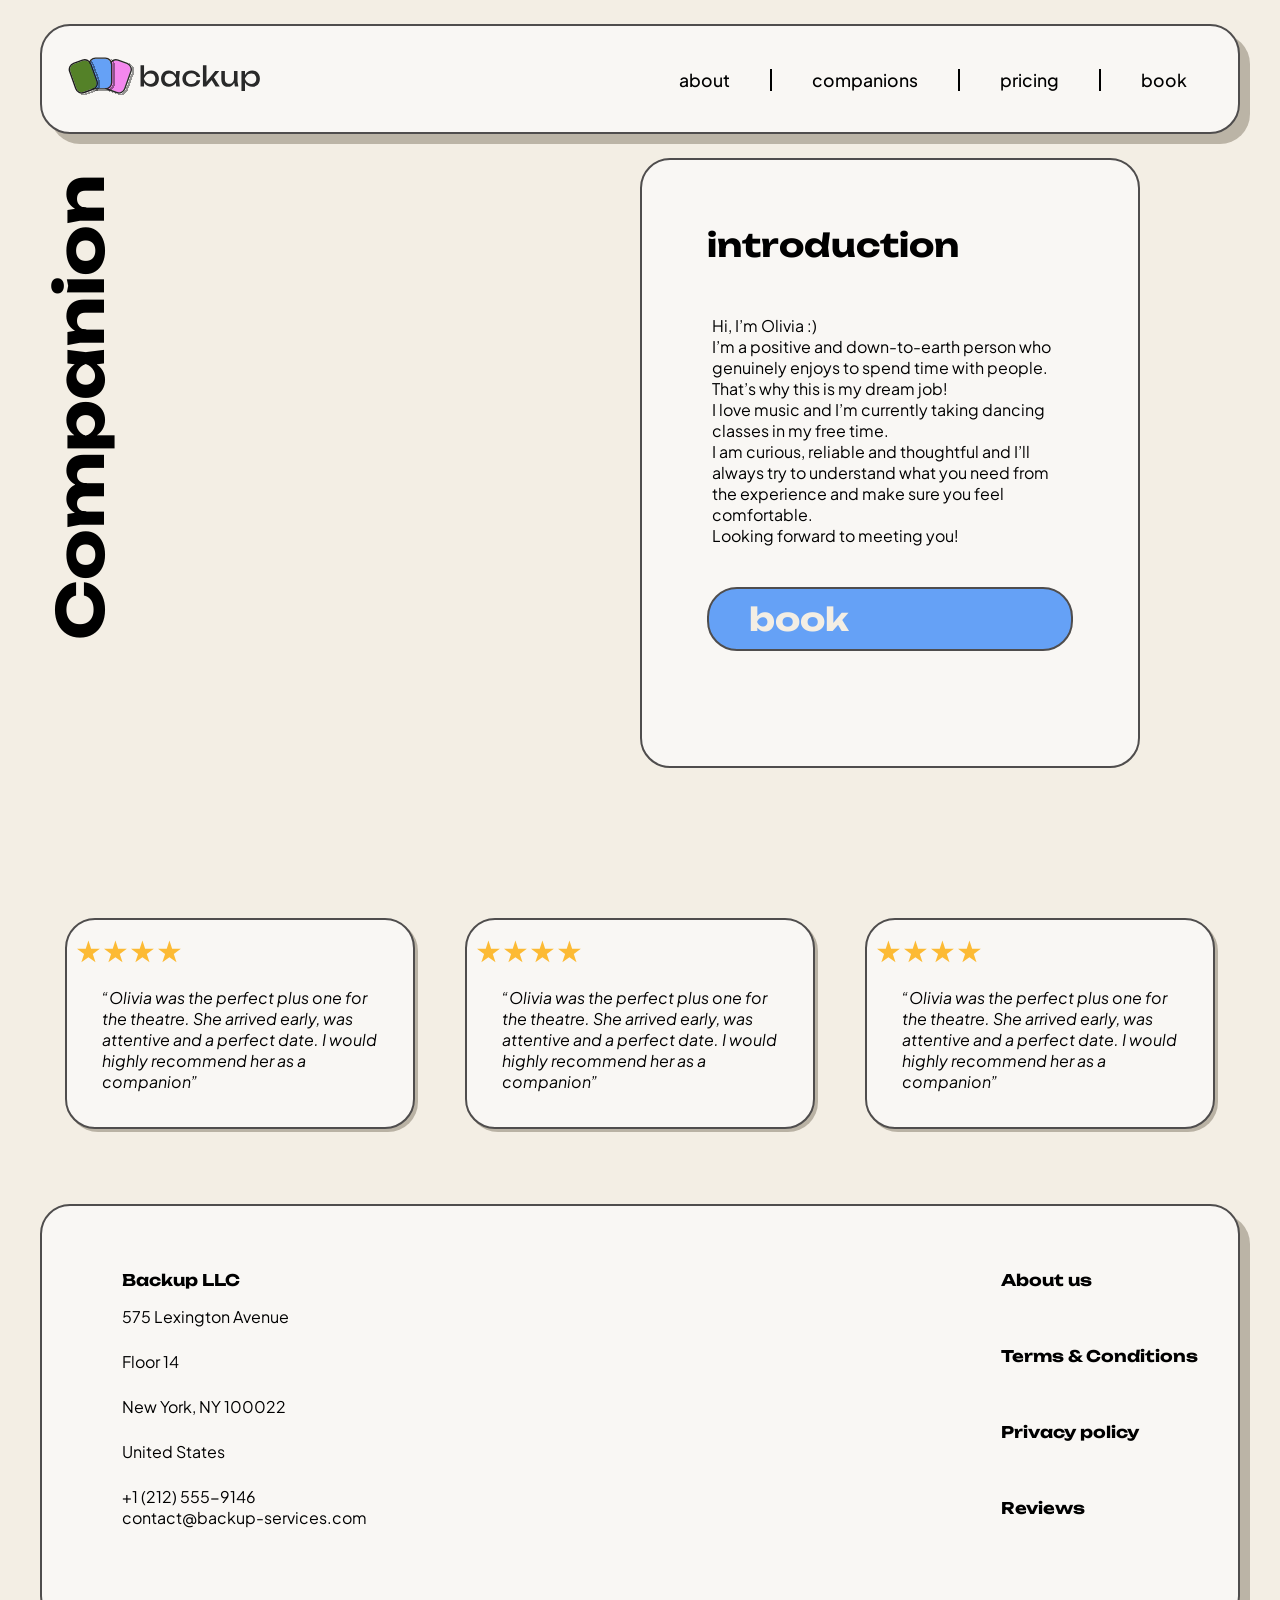
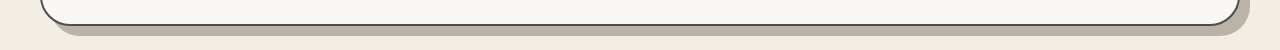
<file: profile.html>
<!doctype html>
<html lang="en">
  <head>
    <meta charset="UTF-8" />
    <meta name="viewport" content="width=device-width, initial-scale=1.0" />
    <title>backup | profile</title>
    <link rel="icon" type="image/x-icon" href="assets/backup_faveicon.svg" />
    <!-- CSS links -->
    <link rel="stylesheet" href="css/custom.css" />
    <link rel="stylesheet" href="css/profile.css" />
    <link rel="stylesheet" href="css/general.css" />
    <!-- FONT LINKS -->
    <link rel="preconnect" href="https://fonts.googleapis.com" />
    <link rel="preconnect" href="https://fonts.gstatic.com" crossorigin />
    <link
      href="https://fonts.googleapis.com/css2?family=Plus+Jakarta+Sans:ital,wght@0,200..800;1,200..800&display=swap"
      rel="stylesheet"
    />
    <link rel="preconnect" href="https://fonts.googleapis.com" />
    <link rel="preconnect" href="https://fonts.gstatic.com" crossorigin />
    <link
      href="https://fonts.googleapis.com/css2?family=Unbounded:wght@200..900&display=swap"
      rel="stylesheet"
    />
    <!-- JAVASCRIPT -->
    <script src="js/profile.js" defer></script>
    <script src="js/index.js" defer></script>
    <script src="js/companions.js" defer></script>
  </head>
  <body>
    <header class="header_flex">
      <div>
        <a href="index.html">
          <img
            class="logo"
            src="assets/backuplogo.svg"
            alt="logo"
            aria-describedby="go to landingpage"
        /></a>
      </div>
      <nav>
        <div class="nav_flex">
          <a href="about.html">about</a>
          <div class="verticalline"></div>
          <a href="companions.html">companions</a>
          <div class="verticalline"></div>
          <a href="pricing.html">pricing</a>
          <div class="verticalline"></div>
          <a href="book.html">book</a>
        </div>

        <div class="burgernav">
          <button class="burger">
            <span class="line"></span>
            <span class="line"></span>
            <span class="line"></span>
          </button>
          <ul class="menu">
            <li><a href="about.html">about</a></li>
            <li><a href="companions.html">companions</a></li>

            <li><a href="pricing.html">pricing</a></li>

            <li>
              <a href="book.html">book</a>
            </li>
          </ul>
        </div>
      </nav>
    </header>
    <main>
      <section class="profile_grid">
        <h1 class="headline_profile">Companion</h1>
        <div class="user" id="user"></div>
        <div class="introduction">
          <h2>introduction</h2>
          <p>
            Hi, I’m Olivia :)<br />
            I’m a positive and down-to-earth person who genuinely enjoys to
            spend time with people. That’s why this is my dream job!<br />I love
            music and I’m currently taking dancing classes in my free time.<br />
            I am curious, reliable and thoughtful and I’ll always try to
            understand what you need from the experience and make sure you feel
            comfortable.<br />
            Looking forward to meeting you!
          </p>
          <a class="book_btn" href="book.html"><h2>book</h2></a>
        </div>
      </section>
      <section class="review_profile_section">
        <div class="review_box">
          <div class="review_stars">
            <svg
              xmlns="http://www.w3.org/2000/svg"
              width="22"
              height="21"
              viewBox="0 0 22 21"
              fill="none"
            >
              <path
                d="M10.9375 0L13.5194 7.9463H21.8746L15.1151 12.8574L17.697 20.8037L10.9375 15.8926L4.17797 20.8037L6.75988 12.8574L0.000349998 7.9463H8.35559L10.9375 0Z"
                fill="#FCBA34"
              />
            </svg>
            <svg
              xmlns="http://www.w3.org/2000/svg"
              width="22"
              height="21"
              viewBox="0 0 22 21"
              fill="none"
            >
              <path
                d="M10.9375 0L13.5194 7.9463H21.8746L15.1151 12.8574L17.697 20.8037L10.9375 15.8926L4.17797 20.8037L6.75988 12.8574L0.000349998 7.9463H8.35559L10.9375 0Z"
                fill="#FCBA34"
              />
            </svg>
            <svg
              xmlns="http://www.w3.org/2000/svg"
              width="22"
              height="21"
              viewBox="0 0 22 21"
              fill="none"
            >
              <path
                d="M10.9375 0L13.5194 7.9463H21.8746L15.1151 12.8574L17.697 20.8037L10.9375 15.8926L4.17797 20.8037L6.75988 12.8574L0.000349998 7.9463H8.35559L10.9375 0Z"
                fill="#FCBA34"
              />
            </svg>
            <svg
              xmlns="http://www.w3.org/2000/svg"
              width="22"
              height="21"
              viewBox="0 0 22 21"
              fill="none"
            >
              <path
                d="M10.9375 0L13.5194 7.9463H21.8746L15.1151 12.8574L17.697 20.8037L10.9375 15.8926L4.17797 20.8037L6.75988 12.8574L0.000349998 7.9463H8.35559L10.9375 0Z"
                fill="#FCBA34"
              />
            </svg>
          </div>
          <p class="review_text">
            “Olivia was the perfect plus one for the theatre. She arrived early,
            was attentive and a perfect date. I would highly recommend her as a
            companion”
          </p>
        </div>
        <div class="review_box">
          <div class="review_stars">
            <svg
              xmlns="http://www.w3.org/2000/svg"
              width="22"
              height="21"
              viewBox="0 0 22 21"
              fill="none"
            >
              <path
                d="M10.9375 0L13.5194 7.9463H21.8746L15.1151 12.8574L17.697 20.8037L10.9375 15.8926L4.17797 20.8037L6.75988 12.8574L0.000349998 7.9463H8.35559L10.9375 0Z"
                fill="#FCBA34"
              />
            </svg>
            <svg
              xmlns="http://www.w3.org/2000/svg"
              width="22"
              height="21"
              viewBox="0 0 22 21"
              fill="none"
            >
              <path
                d="M10.9375 0L13.5194 7.9463H21.8746L15.1151 12.8574L17.697 20.8037L10.9375 15.8926L4.17797 20.8037L6.75988 12.8574L0.000349998 7.9463H8.35559L10.9375 0Z"
                fill="#FCBA34"
              />
            </svg>
            <svg
              xmlns="http://www.w3.org/2000/svg"
              width="22"
              height="21"
              viewBox="0 0 22 21"
              fill="none"
            >
              <path
                d="M10.9375 0L13.5194 7.9463H21.8746L15.1151 12.8574L17.697 20.8037L10.9375 15.8926L4.17797 20.8037L6.75988 12.8574L0.000349998 7.9463H8.35559L10.9375 0Z"
                fill="#FCBA34"
              />
            </svg>
            <svg
              xmlns="http://www.w3.org/2000/svg"
              width="22"
              height="21"
              viewBox="0 0 22 21"
              fill="none"
            >
              <path
                d="M10.9375 0L13.5194 7.9463H21.8746L15.1151 12.8574L17.697 20.8037L10.9375 15.8926L4.17797 20.8037L6.75988 12.8574L0.000349998 7.9463H8.35559L10.9375 0Z"
                fill="#FCBA34"
              />
            </svg>
          </div>
          <p class="review_text">
            “Olivia was the perfect plus one for the theatre. She arrived early,
            was attentive and a perfect date. I would highly recommend her as a
            companion”
          </p>
        </div>
        <div class="review_box">
          <div class="review_stars">
            <svg
              xmlns="http://www.w3.org/2000/svg"
              width="22"
              height="21"
              viewBox="0 0 22 21"
              fill="none"
            >
              <path
                d="M10.9375 0L13.5194 7.9463H21.8746L15.1151 12.8574L17.697 20.8037L10.9375 15.8926L4.17797 20.8037L6.75988 12.8574L0.000349998 7.9463H8.35559L10.9375 0Z"
                fill="#FCBA34"
              />
            </svg>
            <svg
              xmlns="http://www.w3.org/2000/svg"
              width="22"
              height="21"
              viewBox="0 0 22 21"
              fill="none"
            >
              <path
                d="M10.9375 0L13.5194 7.9463H21.8746L15.1151 12.8574L17.697 20.8037L10.9375 15.8926L4.17797 20.8037L6.75988 12.8574L0.000349998 7.9463H8.35559L10.9375 0Z"
                fill="#FCBA34"
              />
            </svg>
            <svg
              xmlns="http://www.w3.org/2000/svg"
              width="22"
              height="21"
              viewBox="0 0 22 21"
              fill="none"
            >
              <path
                d="M10.9375 0L13.5194 7.9463H21.8746L15.1151 12.8574L17.697 20.8037L10.9375 15.8926L4.17797 20.8037L6.75988 12.8574L0.000349998 7.9463H8.35559L10.9375 0Z"
                fill="#FCBA34"
              />
            </svg>
            <svg
              xmlns="http://www.w3.org/2000/svg"
              width="22"
              height="21"
              viewBox="0 0 22 21"
              fill="none"
            >
              <path
                d="M10.9375 0L13.5194 7.9463H21.8746L15.1151 12.8574L17.697 20.8037L10.9375 15.8926L4.17797 20.8037L6.75988 12.8574L0.000349998 7.9463H8.35559L10.9375 0Z"
                fill="#FCBA34"
              />
            </svg>
          </div>
          <p class="review_text">
            “Olivia was the perfect plus one for the theatre. She arrived early,
            was attentive and a perfect date. I would highly recommend her as a
            companion”
          </p>
        </div>
      </section>
    </main>
    <footer>
      <div class="footer_flex">
        <div class="address">
          <h4>Backup LLC</h4>
          <ul class="footer_ul">
            <li>575 Lexington Avenue</li>
            <li>Floor 14</li>
            <li>New York, NY 100022</li>
            <li>United States</li>
            <li>
              +1 (212) 555-9146 <br />
              contact@backup-services.com
            </li>
          </ul>
        </div>
        <span class="footer_line"></span>
        <div class="footer_vertical"></div>
        <ul class="ulbold">
          <li><a href="">About us</a></li>
          <li><a href="">Terms & Conditions</a></li>
          <li><a href="">Privacy policy</a></li>
          <li><a href="">Reviews</a></li>
        </ul>
      </div>
    </footer>
  </body>
</html>
</file>
<file: css/custom.css>
:root {
  --color-bg-primary: #f3eee4;
  --color-bg-secondary: #f9f7f4;

  --color-text-primary: #000000;
  --color-text-secondary: #f3eee4;
  --color-text-tertiary: #292929;

  --color-border: #4f4d4d;
  --dropshadow-mobile: 3px 3px 0 0 rgba(164, 156, 140, 0.72);
  --dropshadow-desktop: 10px 10px 0 0 rgba(164, 156, 140, 0.7);

  --cta-primary: #548128;
  --cta-secondary: #65a1f6;
  --cta-tertiary: #f487ee;
  --cta-quaternary: #fcba34;

  --color-accent-primary: #65a1f6;
  --color-accent-secondary: #648840;
  --color-accent-tertiary: #e30e12;
  --color-input-bg: #65a2f654;

  --opacity-primary: 0.15;
  --opacity-secondary: 0.2;
  --opacity-tertiary: 0.2;

  --font-primary: "Unbounded", sans-serif;
  --font-secondary: "Plus Jakarta Sans", sans-serif;
}
</file>
<file: css/general.css>
* {
  margin: 0;
  padding: 0;
  box-sizing: border-box;

  img {
    width: 100%;
  }
}

header {
  position: relative;
  z-index: 200;
}

nav {
  margin-bottom: 0.3rem;
}
.header_flex {
  display: flex;
  flex-direction: row;
  align-items: center;
  justify-content: space-between;
  background-color: var(--color-bg-secondary);
  border: solid var(--color-border) 2.5px;
  border-radius: 30px;
  padding: 1em 1.2em 0.5em;
  box-shadow: var(--dropshadow-mobile);
  margin-bottom: 1.5rem;

  img {
    max-width: 200px;
  }
}

.nav_flex {
  display: none;

  a {
    text-decoration: none;
    color: var(--color-text-primary);
  }
}

h1 {
  font-family: var(--font-primary);
  font-size: 64px;
}

@media (max-width: 1000px) {
  h1 {
    font-size: 40px;
  }
}

h2 {
  font-family: var(--font-primary);
  font-size: 32px;
}

h3 {
  font-family: var(--font-primary);
  font-size: 24px;
}

h4 {
  font-family: var(--font-primary);
  font-size: 16px;
}

p {
  font-family: var(--font-secondary);
  font-size: 16px;
}

a {
  font-family: var(--font-secondary);
}
li {
  font-family: var(--font-secondary);
}
body {
  margin: 1.5rem 1rem;
  background: var(--color-bg-primary);
}

footer {
  background: var(--color-bg-secondary);
  border: solid var(--color-border) 2.5px;
  border-radius: 30px;
  padding: 1rem 2rem;

  .footer_ul {
    font-family: var(--font-secondary);
    display: flex;
    flex-direction: column;
    gap: 1.5rem;
    list-style: none;
  }
}

.flex_footer_links {
  padding-left: 2em;
}

.ulbold {
  padding: 2em 0.5em;
}

.ulbold li {
  font-weight: 700;
  list-style: none;
  margin-bottom: 2em;

  a {
    font-family: var(--font-primary);
    text-decoration: none;
    color: var(--color-text-primary);
  }
}

.footer_line {
  display: block;
  width: 100%;
  height: 2.5px;
  background-color: var(--color-text-primary);
  margin: 1.5rem 1rem 1.5rem 0;
}

.address {
  display: flex;
  flex: 1;
  flex-direction: column;
  gap: 1em;
  margin-bottom: 2em;
  padding: 2em 2em;
}

/* -----------------------FAQ -----------------------*/

.faq_section2 {
  display: flex;
  flex-direction: column;
  /* justify-content: center; */

  gap: 1.2rem;
  padding: 3rem;
  margin-top: 2rem;
  border-radius: 30px;
  border: 2.5px solid var(--color-border);
  background: var(--color-bg-secondary);
  box-shadow: var(--dropshadow-mobile);
  position: relative;
  z-index: 2;

  h3 {
    padding: 1rem 1rem 0 1rem;
  }
}
#faq_section1 {
  display: flex;
  flex-direction: column;
  margin-bottom: 2rem;
}
details {
  border: 2.5px solid var(--color-text-tertiary);
  border-radius: 30px;
  background-color: var(--color-bg-secondary);
  box-shadow: var(--dropshadow-mobile);
  padding: 0.4rem;

  li {
    font-family: var(--font-secondary);
  }
}

summary {
  cursor: pointer;
  padding: 1.5rem 1rem;
  color: var(--color-text-primary);
  font-family: var(--font-secondary);
  font-size: 16px;
  font-style: normal;
  font-weight: 500;
}

.content {
  padding: 1rem;

  p {
    margin: 0;
  }
}
.faq_img {
  border-radius: 30px;
  object-fit: cover;
  margin-top: 2rem;
}

/* -----------------------FAQ -----------------------*/

/* burgermenu */

.menu {
  text-align: right;
  list-style: none;

  a {
    text-decoration: none;
    color: var(--color-text-primary);
  }
}

.burger {
  width: 40px;
  height: 60px;
  cursor: pointer;
}

.burger .line {
  display: block;
  width: 100%;
  height: 2.5px;
  background-color: #333333;
  margin-bottom: 5px;
  transition: 0.2s linear;
}
.burger {
  display: none;
}

/* burgermenu */

@media (max-width: 800px) {
  /* burgermenu */
  .menu {
    display: none;
  }
  .burger {
    display: block;
    background-color: transparent;
    border: 0;
  }

  .burgernav {
    padding-right: 1em;
  }

  .burger.active .line:nth-child(1) {
    transform: rotate(45deg) translate(5px, 5px);
    transition: 0.2s linear;
  }

  .burger.active .line:nth-child(2) {
    opacity: 0;
    transition: 0.15s linear;
  }

  .burger.active .line:nth-child(3) {
    transform: rotate(-45deg) translate(5px, -5px);
    transition: 0.2s linear;
  }

  nav.active .menu {
    display: block;
    background-color: var(--color-bg-secondary);
    position: absolute;
    width: 50%;
    top: 85px;
    right: 0;
    border-radius: 30px;
    box-shadow: var(--dropshadow-mobile);
    border: solid var(--color-border) 2.5px;
    padding: 2em 1.4em;
  }

  nav.active .menu li {
    margin: 20px 20px;
    padding: 0.5em;
    list-style-type: none;
  }

  nav.active .menu a {
    font-size: 1.2em;
    text-decoration: none;
    color: var(--color-text-primary);
  }
  /* burgermenu */
  .faq_section2 {
    margin-top: -80px;
    margin-bottom: 2rem;
  }
}

@media (min-width: 801px) {
  .header_flex {
    box-shadow: var(--dropshadow-desktop);
  }

  .nav_flex {
    display: flex;
    flex-direction: row;
    gap: 1.8rem;
    padding-right: 2em;

    a {
      font-weight: 500;
    }
  }
  .burgernav {
    display: none;
  }

  body {
    margin: 1.5rem 2.5rem;
  }

  .verticalline {
    display: block;
    width: 2px;
    background-color: var(--color-text-primary);
  }

  .footer_flex {
    display: flex;
    flex-direction: row;
    padding: 1em 0;
  }

  footer {
    box-shadow: var(--dropshadow-desktop);
  }

  .footer_line {
    display: none;
  }

  .flex_footer_links {
    flex: 1;
  }

  .address {
    padding-left: 3em;
  }

  .footer_spacing {
    display: flex;
    justify-content: center;
    margin-right: 3em;
  }

  .footer_vertical {
    display: block;
    width: 2.5px;
    height: 100%;
    background-color: var(--color-text-primary);
  }

  .ulbold {
    display: flex;
    flex-direction: column;
    gap: 1.5rem;
    li {
      display: flex;
      flex-direction: row;
    }
  }

  #faq_section1 {
    display: flex;
    flex-direction: row;
    border-radius: 30px;

    img {
      /* max-width: 75%; */
      width: 60%;
      box-shadow: var(--dropshadow-desktop);
    }
  }
  .faq_section2 {
    z-index: 3;
    /* margin-left: -10rem; */
    gap: 2rem;
    transform: translateX(-50px);
    min-width: 44%;
    box-shadow: var(--dropshadow-desktop);

    /* position: absolute; */
  }
  .faq_img {
    border-radius: 30px;
    /* position: relative; */
  }
}

@media (min-width: 900px) {
  .nav_flex {
    display: flex;
    flex-direction: row;
    gap: 2.5rem;
    padding-right: 2em;

    a {
      font-size: 1.1rem;
    }
  }
}
</file>
<file: css/index.css>
/* INDEX SPECIFIK STYLING */

/* hero-unit */

.hero {
  margin-bottom: 1.5rem;

  img {
    max-width: 100%;
    border-radius: 30px;
  }
}

#users {
  display: grid;
  grid-template-columns: repeat(2, 1fr);
  gap: 1.5rem;
}

.card {
  display: grid;
  grid-template-rows: subgrid;
  grid-row: span 4;
  row-gap: 0;
  padding: 1rem;
  border-radius: 20px;
  border: 2.5px solid var(--color-border);
  background: #f9f7f4;
  box-shadow: var(--dropshadow-mobile);
}

h2 {
  font-family: var(--font-primary);
  font-size: 0.8rem;
  margin-bottom: 0.8rem;
}

h3 {
  font-family: var(--font-secondary);
  font-size: 0.7rem;
  margin-top: 0.8rem;
  margin-left: 0.1rem;
  font-weight: 400;
}

.map {
  display: flex;
  align-items: flex-end;
}

.city {
  margin-bottom: 0.1rem;
  margin-right: 0.1rem;
}

.rating {
  display: flex;
  gap: 2px;
  margin-top: 0.1rem;
}

.rate {
  font-size: 0.6rem;
  font-weight: normal;
  font-family: var(--font-secondary);
  margin-left: 0.3rem;
  text-decoration: underline;
}

.rating p {
  cursor: pointer;
}

.card img {
  width: 100%;
  object-fit: cover;
  border-radius: 20px;
  filter: grayscale(70%);
  cursor: pointer;
  aspect-ratio: 4 / 3;
}

.card:hover {
  img {
    filter: none;
  }
}

.seemore {
  display: block;
  margin: 1.8rem auto 0 auto;
  padding: 5px 15px 7px 15px;
  border-radius: 30px;
  margin-top: 1.8rem;
  border: 2.5px solid #4f4d4d;
  background: var(--cta-primary);
  color: var(--color-text-secondary);
  box-shadow: var(--dropshadow-mobile);
  font-family: var(--font-secondary);
  cursor: pointer;
}

.seemore:hover {
  background-color: #6f9846;
  border: 2.5px solid rgba(164, 156, 140, 0.7);
}

a {
  text-decoration: none;
}

.cta_button_pink {
  display: flex;
  flex-direction: row;
  justify-content: center;
  text-decoration: none;
  color: var(--color-text-primary);
  background: var(--cta-tertiary);
  padding: 1.2rem 2.5rem;
  border: solid var(--color-border) 2.5px;
  border-radius: 30px;
  max-width: fit-content;
}

.cta_flex_1 {
  display: flex;
  flex-direction: row;
  justify-content: center;
}

.hero_flex {
  display: flex;
  flex-direction: column;
  justify-content: space-evenly;
  gap: 2em;
  background: var(--color-bg-secondary);
  border: solid var(--color-border) 2.5px;
  border-radius: 30px;
  padding: 2rem 2rem 3rem 2rem;
  position: relative;
  z-index: 2;
  margin-top: -60px;
}

.hero_text {
  display: flex;
  flex-direction: column;
  gap: 1em;
  padding: 1em;
}

.hero {
  border-radius: 30px;
  box-shadow: var(--dropshadow-mobile);
}

/* hero unit  */

.rollingbanner {
  background: var(--cta-quaternary);
  border: solid var(--color-border) 2.5px;
  border-radius: 30px;
  padding: 1.5rem 2rem;
  box-shadow: var(--dropshadow-mobile);

  margin-bottom: 2rem;
}

.marquee_text {
  overflow: clip;
  mask-image: linear-gradient(
    to right,
    transparent,
    black 2.5rem,
    black calc(100% - 2.5rem),
    transparent
  );
}

.marquee-text-track {
  display: flex;
  padding-left: 4rem;
  gap: 4rem;
  width: max-content;
  animation: marquee-move-text 18s linear infinite;
}

@media (prefers-reduced-motion: reduce) {
  .marquee-text-track {
    animation: none;
  }
}

@keyframes marquee-move-text {
  to {
    transform: translateX(-50%);
  }
}

@media (min-width: 560px) {
  #users {
    grid-template-columns: repeat(2, 1fr);
    gap: 3rem;
  }

  h2 {
    font-size: 1.5rem;
  }

  h3 {
    font-size: 1rem;
  }

  svg {
    width: 1rem;
    height: 1rem;
    margin-top: 0.2rem;
  }

  .card {
    box-shadow: var(--dropshadow-mobile);
    border-radius: 20px;
    padding-bottom: 1.5rem;
  }

  .seemore {
    margin-top: 2.5rem;
  }

  .rate {
    font-size: 1rem;
  }
}

@media (min-width: 801px) {
  .hero {
    display: flex;
    flex-direction: row;
    height: 90vh;
    box-shadow: var(--dropshadow-desktop);

    img {
      width: 50vw;
      object-fit: cover;
    }
  }

  .hero_flex {
    display: flex;
    position: relative;
    order: -1;
    margin-right: -80px;
    width: 50vw;
    height: 90vh;
    top: 60px;
  }

  .hero-text {
    display: flex;
    flex-direction: column;
    gap: 5rem;
  }

  .hero-p {
    padding: 1rem 0;
    font-size: 1.1rem;
    line-height: 1.8;
    text-wrap: balance;
  }

  .rollingbanner {
    box-shadow: var(--dropshadow-desktop);
  }
}

@media (min-width: 835px) {
  #users {
    grid-template-columns: repeat(4, 1fr);
    gap: 2rem;
  }

  .card img {
    width: 100%;
    object-fit: cover;
    border-radius: 20px;
  }

  .card {
    box-shadow: var(--dropshadow-desktop);
  }

  .seemore {
    padding: 8px 20px 10px 20px;
    margin-top: 3rem;
    font-size: 0.8rem;
  }

  svg {
    width: 0.9rem;
    height: 0.9rem;
    margin-top: 0rem;
  }

  h2 {
    font-size: 1rem;
  }

  h3 {
    font-size: 1rem;
    margin-top: 0;
    margin-left: 0.1rem;
  }

  .rate {
    font-size: 0.6rem;
  }
}

@media (min-width: 1350px) {
  #users {
    grid-template-columns: repeat(4, 1fr);
    gap: 3rem;
    margin: 0 auto;
  }
  .companions {
    display: flex;
  }

  .content {
    flex: 1;
  }

  .card {
    padding: 1.4rem;
    box-shadow: var(--dropshadow-desktop);
    border-radius: 30px;
    padding-bottom: 1.8rem;
  }

  .card img {
    border-radius: 30px;
  }

  .city {
    margin-bottom: 0rem;
    margin-right: 0rem;
  }

  .map {
    margin-bottom: 0.3rem;
  }

  .seemore {
    padding: 12px 30px 14px 30px;
    margin-top: 3rem;
    font-size: 1rem;
  }

  svg {
    width: 1rem;
    height: 1rem;
  }

  h2 {
    font-family: var(--font-primary);
    font-size: 1.5rem;
    margin-bottom: 0.8rem;
  }

  h3 {
    font-family: var(--font-secondary);
    font-size: 0.9rem;
    margin-top: 0;
    margin-left: 0.1rem;
    font-weight: 400;
  }

  .rate {
    font-size: 0.8rem;
  }
}
</file>
<file: css/about.css>
/* RESET */
* {
  margin: 0;
  padding: 0;
  box-sizing: border-box;
}

body {
  background-color: #f3eee4;
}

/* TYPO */
h1 {
  text-align: center;
  padding-bottom: 2rem;
  font-family: var(--font-primary);
  font-size: 3.5rem;

  /* FIX: ligger over billeder */
  position: relative;
  z-index: 10;
}

h2 {
  font-family: var(--font-primary);
  font-size: 1.2rem;
  font-weight: 900;
}

p,
li {
  font-family: "Plus Jakarta Sans", sans-serif;
  font-size: 12px;
  line-height: 1.4;
}

/* LIST */
ol {
  list-style: none;
  padding: 0;
  padding-bottom: 40px;
}

.howItWorks_card ol {
  padding-left: 15px;
  text-indent: -15px;
  line-height: 1.5;
}

.listeTop {
  padding-top: 12px;
}

/* SECTION SPACING */
.whatIsBackup {
  margin-bottom: 20px;
}

/* IMAGES */
.two_people {
  width: 100%;
  display: block;
  border-radius: 30px 30px 0 0;
  box-shadow: 5px 5px 0 rgba(164, 156, 140, 0.7);
  margin: 0 auto;

  /* FIX: fjernet overlap op på h1 */
  margin-top: 0;

  position: relative;
  z-index: 1;
}

.group-image {
  width: 100%;
  display: block;
  border-radius: 30px 30px 0 0;
  box-shadow: 5px 5px 0 rgba(164, 156, 140, 0.7);
  margin: 0 auto;
}

/* CARDS */
.about-card {
  display: flex;
  flex-direction: column;
  padding: 20px 20px 30px;
  border-radius: 30px;
  border: 3.5px solid #4f4d4d;
  background: #f9f7f4;
  box-shadow: 5px 5px 0 rgba(164, 156, 140, 0.7);

  /* overlap KUN på billedet */
  margin-top: -80px;

  position: relative;
  z-index: 2;
}

.about-card p {
  margin-bottom: 15px;
}

.p_top {
  padding-top: 12px;
}

.howItWorks_card {
  display: flex;
  flex-direction: column;
  padding: 20px 20px 30px;
  border-radius: 30px;
  border: 3.5px solid #4f4d4d;
  background: #f9f7f4;
  box-shadow: 5px 5px 0 rgba(164, 156, 140, 0.7);
  margin-bottom: 40px;

  position: relative;
  z-index: 2;
}

/* ------------------------- */

@media (max-width: 768px) {
  .group-image {
    display: none;
  }
}

@media (min-width: 1024px) {
  .whatIsBackup {
    display: flex;
    grid-template-columns: 1fr 1fr;
    align-items: center;
  }

  .about-card {
    grid-column: 1;
    margin-top: 0;
    margin-right: -80px; /* overlap ind over billedet */
    z-index: 2;
    order: -1;
  }

  .two_people {
    grid-column: 2;
    width: 100%;
    height: 100%;
    object-fit: cover;
    margin-top: 0;
    position: relative;
    object-fit: cover;
    height: 30vh;
    border-radius: 0px 30px 30px 0px;
  }
  /* ---------------------------- */

  .howItWorks_section {
    display: flex;
    flex-direction: row-reverse;
    grid-template-columns: 1fr 1fr;
    align-items: center;
    margin-top: 50px;
    margin-bottom: 50px;
  }

  .howItWorks_card {
    grid-column: 1;
    margin-top: 0;
    /* margin-right: -80px; overlap ind over billedet */
    z-index: 2;
    order: -1;
    width: 700px;
  }

  .group-image {
    grid-column: 2;
    width: 100%;
    height: 100%;
    object-fit: cover;
    margin-top: 0;
    position: relative;
    object-fit: cover;
    height: 30vh;
    border-radius: 30px 0px 00px 30px;
    margin-right: -80px; /* overlap ind over billedet */
  }
}
</file>
<file: css/book.css>
/* BOOKING FORMS */

/**********************
HTML- Classes fra forms:
form-section - Rammer hele formularen inkl. Overskrifter
form-subheader - Rammer de 2 underoverskrifter inde i formen
webform - Rammer alle formens felter samtidig
form-group-kontakt - Rammer alle div classes med labels i, individuelt men samme class-navn
individuelle id's: firstname_id, surname_id, email_id, number_id etc. 
error-message - Rammer alle p'er med error-messages
form-summary - Spyt ud formularen for tjek
************************/

/*Error-message og stjerner*/

/* :focus-visible {
  outline: 1px solid var(--color-text-primary);
  border-radius: 5px;
} */

input {
  color: var(--color-text-primary);
}

.form-group-kontakt:has(:required) {
  label::after {
    content: " *";
    color: var(--color-text-primary);
  }
}

/*Hvis feltet er invalid, rød outline */
.form-group-kontakt:has(:user-invalid) {
  input {
    outline: 1px solid var(--color-accent-tertiary);
    /*  border-color: #645555; */
  }
  .error-message {
    display: block;
  }
}

/*Hvis feltet er valid, grøn outline */

.form-group-kontakt:has(:user-valid) input {
  outline: 1px solid var(--color-accent-tertiary);
  border-color: var(--color-accent-secondary);
}

/*Farve på hak inde i accept-terms boks*/

.error-message {
  display: none;
  background-color: var(--color-text-primary);
}

/*MOBILE-FIRST DESIGN*/

h1 {
  padding: 10px 0 10px 0;
}

.form-section {
  display: flex;
  flex-direction: column;
  color: var(--color-text-primary);
  border-radius: 20px;
  border: 2.5px solid var(--color-border);
  box-shadow: var(--dropshadow-mobile);
  padding: 1rem 5rem;
  background-color: var(--color-bg-secondary);
}

#form-summary {
  display: grid;
  grid: 1fr;
  margin: 0 auto;
  padding-bottom: 20px;

  color: var(--color-text-primary);
  border-radius: 20px;
  /*   border: 2.5px solid var(--color-border);
  box-shadow: var(--dropshadow-mobile);
  background-color: var(--color-bg-secondary); */
}

#form-summary h3 {
  padding: 20px 0 20px 0;
}

label {
  font-family: var(--font-secondary);
  font-size: 13px;
}

#activity_id {
  padding-bottom: 30px;
}

input[type="text"],
input[type="number"],
input[type="email"] {
  background-color: var(--color-input-bg);
  padding: 1rem 1.5rem;
  border-radius: 20px;
  width: 15rem;
}

.form-group-kontakt label {
  display: block;
  margin-bottom: 6px;
}

.form-subheader {
  padding: 30px 0 15px 0;
}

/* Button-styling */

.btn_book {
  display: block;
  margin: 2rem auto;
  padding: 0.5rem 2rem;
  border-radius: 30px;
  margin-top: 1.8rem;
  border: 2.5px solid var(--color-border);
  box-shadow: var(--dropshadow-mobile);
  background: var(--cta-secondary);
  color: var(--color-text-secondary);
  font-family: var(--font-secondary);
  cursor: pointer;
}

#form-section {
  padding: 2rem;
}

.flex_form_mb {
  display: flex;
  flex-direction: column;
  gap: 1rem;
}

.flex_checkboxes_mb {
  display: flex;
  flex-direction: column;
  padding: 1rem 0;
  gap: 0.5rem;
}

.comp-info {
  margin-top: 1.5rem;
}

@media (min-width: 600px) {
  .form-section {
    padding-left: 8rem;
  }
}

/* DESKTOP-VERSION skal kodes med min. widtg 801px*/

@media (min-width: 801px) {
  .flex_form_mb {
    display: grid;
    grid-template-columns: 1fr 1fr;
  }

  .form-section {
    padding-top: 3rem;

    box-shadow: var(--dropshadow-desktop);
  }
}

@media (min-width: 1000px) {
  h1 {
    writing-mode: vertical-rl;
    transform: rotate(180deg) translateY(59%);
    margin: 8.4rem 2.5rem 0rem 1.5rem;
  }

  .main_flex {
    display: grid;
    grid-template-columns: 1fr 4fr;
  }

  .form-section {
    padding: 3rem 9rem;
  }
}

@media (min-width: 1300px) {
  .form-section {
    padding: 3rem 15rem;
  }
}
</file>
<file: css/companions.css>
#user {
  display: grid;
  grid-template-columns: repeat(2, 1fr);
  gap: 1.5rem;
}

.card {
  display: grid;
  grid-template-rows: subgrid;
  grid-row: span 4;
  row-gap: 0;
  padding: 1rem;
  border-radius: 20px;
  border: 2.5px solid var(--color-border);
  background: #f9f7f4;
  box-shadow: var(--dropshadow-mobile);
}

h1 {
  text-align: center;
  margin-bottom: 0.5rem;
  margin-top: 1rem;
  font-family: var(--font-primary);
  font-size: 2rem;
}

h2 {
  font-family: var(--font-primary);
  font-size: 0.8rem;
  margin-bottom: 0.8rem;
}

h3 {
  font-family: var(--font-secondary);
  font-size: 0.7rem;
  margin-top: 0.8rem;
  margin-left: 0.1rem;
  font-weight: 400;
}

.map {
  display: flex;
  align-items: flex-end;
}

.city {
  margin-bottom: 0.1rem;
  margin-right: 0.1rem;
}

.rating {
  display: flex;
  gap: 2px;
  margin-top: 0.1rem;
}

p {
  font-size: 0.6rem;
  font-weight: normal;
  font-family: var(--font-secondary);
  margin-left: 0.3rem;
  text-decoration: underline;
}

.rating p {
  cursor: pointer;
}

.card img {
  width: 100%;
  object-fit: cover;
  border-radius: 20px;
  filter: grayscale(70%);
  cursor: pointer;
  aspect-ratio: 4 / 3;
}

.card:hover {
  img {
    filter: none;
  }
}

.seemore {
  display: block;
  margin: 1.8rem auto 0 auto;
  padding: 5px 15px 7px 15px;
  border-radius: 30px;
  margin-top: 1.8rem;
  border: 2.5px solid #4f4d4d;
  background: var(--cta-primary);
  color: var(--color-text-secondary);
  box-shadow: var(--dropshadow-mobile);
  font-family: var(--font-secondary);
  cursor: pointer;
}

.seemore:hover {
  background-color: #6f9846;
  border: 2.5px solid rgba(164, 156, 140, 0.7);
}

#sorter button,
#filter button {
  margin-bottom: 0.8rem;
  border-radius: 30px;
  color: var(--color-text-tertiary);
  border: 2.5px solid var(--color-border);
  background: #f3eee4;
  box-shadow: var(--dropshadow-mobile);
  font-family: var(--font-secondary);
  font-size: 0.75rem;
  min-width: 80px;
  padding: 0.4rem 0rem;
  cursor: pointer;
}

#sorter button:hover,
#filter button:hover {
  border: 2.5px solid rgba(164, 156, 140, 0.7);
}

#sorter button:focus,
#filter button:focus {
  border: 2.5px solid rgba(164, 156, 140, 0.7);
}

a {
  text-decoration: none;
}

#sorter,
#filter {
  display: flex;
  justify-content: center;
  gap: 1.8rem;
  margin-bottom: 0rem;
}

#sorter {
  margin-bottom: 1rem;
}

#filter {
  margin-top: 1.5rem;
}

@media (min-width: 560px) {
  .companions {
    display: flex;
    align-items: flex-start;
  }

  .content-button {
    flex: 1;
  }

  h1 {
    font-family: var(--font-primary);
    font-size: 2.6rem;
    writing-mode: vertical-rl;
    transform: rotate(180deg);
    margin: 8.4rem 2.5rem 0rem 1.5rem;
  }

  h2 {
    font-size: 1.5rem;
  }

  #sorter,
  #filter {
    display: flex;
    justify-content: end;
    margin-bottom: 0rem;
  }

  #sorter {
    margin-bottom: 1rem;
  }

  .card {
    box-shadow: var(--dropshadow-mobile);
    border-radius: 20px;
  }
}

@media (min-width: 835px) {
  #user {
    grid-template-columns: repeat(3, 1fr);
    gap: 2rem;
  }

  .card img {
    width: 100%;
    object-fit: cover;
    border-radius: 20px;
  }

  .card {
    box-shadow: var(--dropshadow-desktop);
  }

  .seemore {
    padding: 8px 20px 10px 20px;
    margin-top: 3rem;
    font-size: 0.8rem;
  }

  svg {
    width: 0.9rem;
    height: 0.9rem;
  }

  h1 {
    font-family: var(--font-primary);
    font-size: 3rem;
    margin: 8.3rem 5rem 0rem 2.5rem;
  }

  h2 {
    font-size: 1rem;
  }

  h3 {
    font-size: 1rem;
    margin-top: 0;
    margin-left: 0.1rem;
  }

  #sorter,
  #filter {
    display: flex;
    justify-content: end;
    flex-direction: row;
    margin-bottom: 0rem;
  }

  #sorter {
    margin-bottom: 1.2rem;
  }

  p {
    font-size: 0.6rem;
  }
}

@media (min-width: 1140px) {
  #user {
    grid-template-columns: repeat(4, 1fr);
    font-size: 1rem;
    min-width: 319px;
    gap: 2.5rem;
  }

  .seemore {
    padding: 10px 20px 12px 20px;
    margin-top: 3rem;
    font-size: 1rem;
  }

  .companions {
    display: flex;
  }

  h3 {
    font-size: 1rem;
  }

  h1 {
    font-family: var(--font-primary);
    font-size: 4rem;
    writing-mode: vertical-rl;
    transform: rotate(180deg);
  }

  #sorter {
    margin-bottom: 1.2rem;
  }
}

@media (min-width: 1350px) {
  #user {
    grid-template-columns: repeat(4, 1fr);
    gap: 2.5rem;
  }
  .companions {
    display: flex;
  }

  .content {
    flex: 1;
  }

  .card {
    padding: 1.4rem;
    box-shadow: var(--dropshadow-desktop);
    border-radius: 30px;
  }

  .card img {
    border-radius: 30px;
  }

  #sorter button,
  #filter button {
    font-size: 0.9rem;
  }

  #sorter #filter {
    display: flex;
    justify-content: end;
    margin-bottom: 1.2rem;
  }

  .city {
    margin-bottom: 0rem;
    margin-right: 0rem;
  }

  .map {
    margin-bottom: 0.3rem;
  }

  .seemore {
    padding: 12px 30px 14px 30px;
    margin-top: 3rem;
    font-size: 1rem;
  }

  svg {
    width: 1rem;
    height: 1rem;
  }

  h1 {
    font-family: var(--font-primary);
    font-size: 4rem;
    writing-mode: vertical-rl;
    transform: rotate(180deg);
    margin: 8.5rem 5rem 0rem 2.5rem;
  }

  h2 {
    font-family: var(--font-primary);
    font-size: 1.5rem;
    margin-bottom: 0.8rem;
  }

  h3 {
    font-family: var(--font-secondary);
    font-size: 0.9rem;
    margin-top: 0;
    margin-left: 0.1rem;
    font-weight: 400;
  }

  p {
    font-size: 0.8rem;
  }
}
</file>
<file: css/profile.css>
.card {
  display: grid;
  row-gap: 0;
  padding: 36px;
  border-radius: 20px;
  border: 2.5px solid var(--color-border);
  background: #f9f7f4;
  box-shadow: var(--dropshadow-mobile);
  margin-bottom: 50px;
}

h1 {
  text-align: center;
  margin-bottom: 0.5rem;
  margin-top: 1rem;
  font-family: var(--font-primary);
  font-size: 2rem;
}

h2 {
  font-family: var(--font-primary);
  font-size: 0.8rem;
  margin-bottom: 0.8rem;
}

h3 {
  font-family: var(--font-secondary);
  font-size: 0.7rem;
  margin-top: 0.8rem;
  margin-left: 0.1rem;
  font-weight: 400;
}

.map {
  display: flex;
  align-items: flex-end;
  height: 50px;
}

.city {
  margin-bottom: 0.1rem;
  margin-right: 0.1rem;
}

.rating {
  display: flex;
  gap: 2px;
  margin-top: 0.1rem;
}

p {
  font-size: 0.6rem;
  font-weight: normal;
  font-family: var(--font-secondary);
  margin-left: 0.3rem;
}

.rating p {
  cursor: pointer;
  text-decoration: underline;
}
svg {
  width: 23px;
  height: 23px;
}
.card img {
  width: 100%;
  border-radius: 20px;
}

.hr_black {
  border-top: 1px solid #4f4d4d;
}
.p_profile {
  font-weight: 700;
  font-family: var(--font-secondary);
}
.profile_container {
  background-color: var(--color-bg-secondary);
  margin-top: 20px;
}

.profile_details_div {
  display: flex;
  justify-content: space-between;
}
.introduction {
  background-color: var(--color-bg-secondary);
  border: var(--color-border) solid 2.5px;
  border-radius: 30px;
  padding: 65px;
  margin-bottom: 50px;
  height: fit-content;
}
.introduction h2 {
  margin-bottom: 50px;
}
.profile_grid {
  gap: 50px;
}
.book_btn h2 {
  background-color: var(--cta-secondary);
  border-radius: 30px;
  border: var(--color-border) solid 2.5px;
  padding: 40px;
  padding-bottom: 10px;
  padding-top: 10px;
  font-size: 32px;
  text-decoration: none;
  color: var(--color-text-secondary);
  margin-top: 20px;
  justify-self: center;
}
.book_btn {
  text-decoration: none;
}

.review_box {
  background-color: var(--color-bg-secondary);
  border: var(--color-border) solid 2.5px;
  border-radius: 30px;
  box-shadow: var(--dropshadow-mobile);
  padding: 10px;
  margin-bottom: 50px;
}
.review_text {
  padding: 20px;
  font-style: italic;
  padding-bottom: 25px;
}
.review_stars {
  justify-self: center;
  margin-top: 10px;
}
.review_scroller {
  display: none;
}
.review_profile_section {
  margin: 25px;
}
@media (min-width: 801px) {
  .profile_grid {
    display: grid;
    grid-template-columns: 1fr 3fr 4fr;
    margin-right: 100px;
    gap: 50px;
    margin-bottom: 100px;
  }
  .headline_profile {
    transform: rotate(180deg);
    writing-mode: vertical-rl;
    text-align: right;
  }
  .review_profile_section {
    display: grid;
    grid-template-columns: 1fr 1fr 1fr;
    gap: 50px;
  }
  .review_scroller {
    display: list-item;
  }
  .book_btn {
    margin-left: 200px;
    align-self: auto;
  }
}
</file>
